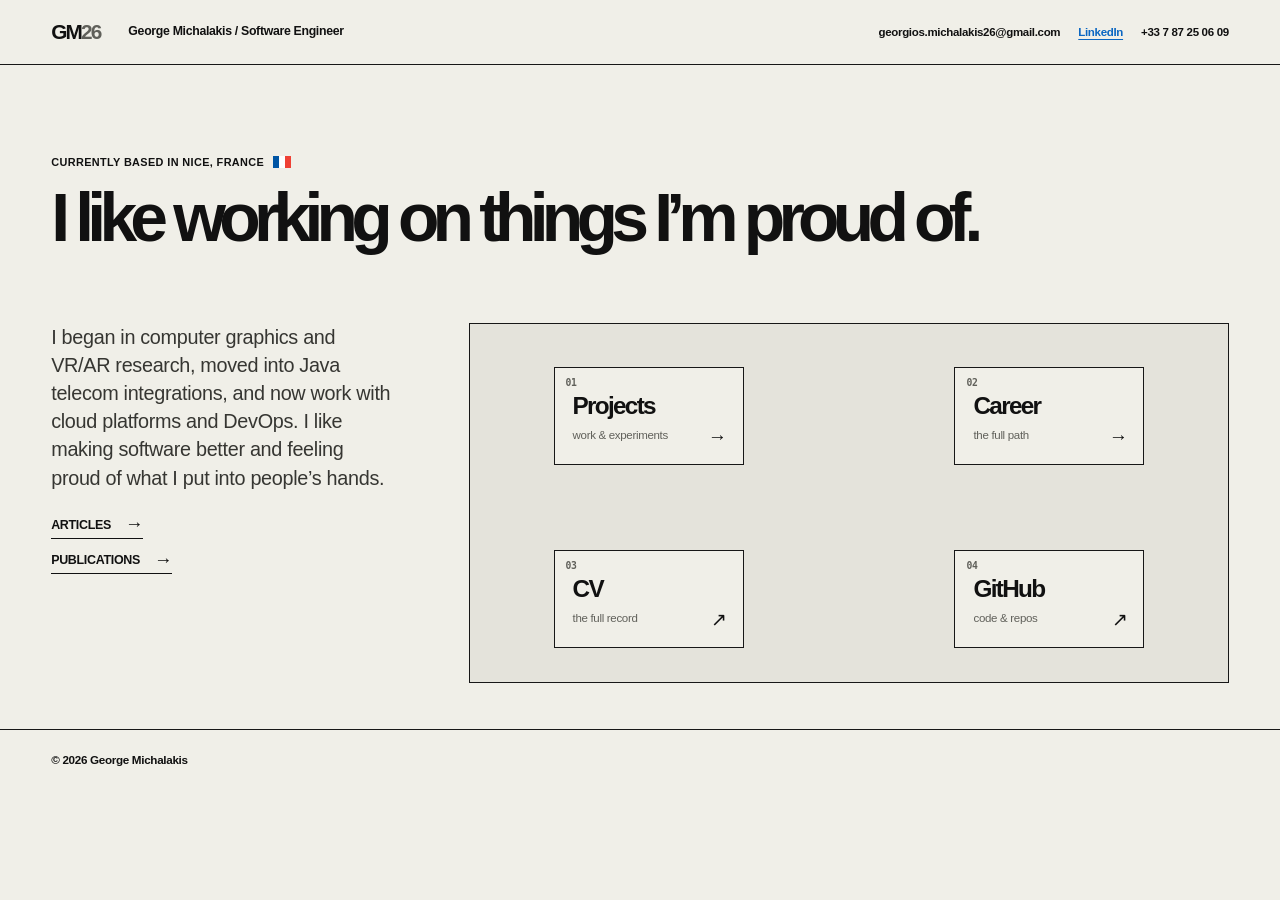
<file: index.html>
<!doctype html>
<html lang="en">
<head>
  <meta charset="UTF-8"><meta name="viewport" content="width=device-width, initial-scale=1.0">
  <meta name="description" content="George Michalakis — software engineer working across graphics, integrations, cloud platforms, and DevOps."><meta name="theme-color" content="#d8ff4f">
  <title>George Michalakis — Software Engineer</title><link rel="stylesheet" href="styles.css">
  <style>
    /* Each route gets its own tiny pixel worker; the centre stays free for the rover. */
    .map-rover{position:absolute;z-index:0;top:43%;left:32%;width:26px;height:25px;border:3px solid var(--ink);background:var(--acid);box-shadow:4px 4px 0 var(--ink);pointer-events:none;animation:rover-route 12s steps(1,end) infinite}.map-rover::before{position:absolute;top:-10px;left:9px;width:3px;height:8px;background:var(--ink);box-shadow:0 -4px 0 var(--acid),0 -7px 0 var(--ink);content:""}.map-rover::after{position:absolute;bottom:-7px;left:2px;width:7px;height:5px;background:var(--ink);box-shadow:13px 0 0 var(--ink);content:""}.map-rover i{position:absolute;top:7px;left:5px;width:5px;height:5px;background:var(--ink);box-shadow:11px 0 0 var(--ink)}.map-rover b{position:absolute;bottom:4px;left:8px;width:8px;height:3px;background:var(--ink);font-size:0}
    .node-pet{position:absolute;z-index:4;right:17px;bottom:calc(100% - 16px);display:block;width:31px;height:29px;border:3px solid var(--ink);background:var(--acid);box-shadow:3px 3px 0 var(--ink);pointer-events:none;transform-origin:bottom center}.node-pet::before{position:absolute;top:-10px;left:12px;width:3px;height:8px;background:var(--ink);box-shadow:0 -4px 0 var(--acid),0 -7px 0 var(--ink);content:""}.node-pet::after{position:absolute;bottom:-6px;left:3px;width:7px;height:4px;background:var(--ink);box-shadow:17px 0 0 var(--ink);content:""}.node-pet b{position:absolute;top:8px;left:6px;width:5px;height:5px;background:var(--ink);box-shadow:13px 0 0 var(--ink);font-size:0;letter-spacing:0}.node-pet b::after{position:absolute;top:11px;left:4px;width:8px;height:3px;background:var(--ink);box-shadow:0 3px 0 var(--paper);content:""}.node-pet strong{position:absolute;display:block;font-size:0}
    .pet-projects{animation:pet-code 1.15s steps(2,end) infinite}.pet-projects strong{top:24px;left:-9px;width:42px;height:16px;border:3px solid var(--ink);background:var(--paper)}.pet-projects strong::before{position:absolute;top:3px;left:4px;width:24px;height:6px;background:var(--ink);box-shadow:4px 9px 0 -1px var(--ink);content:""}.pet-projects strong::after{position:absolute;right:-7px;bottom:-5px;width:12px;height:3px;background:var(--ink);content:""}
    .pet-career{animation:pet-case 1.7s ease-in-out infinite}.pet-career strong{right:-14px;bottom:-5px;width:19px;height:13px;border:3px solid var(--ink);background:var(--paper)}.pet-career strong::before{position:absolute;top:-8px;left:4px;width:7px;height:6px;border:3px solid var(--ink);border-bottom:0;content:""}.pet-career strong::after{position:absolute;top:4px;left:7px;width:3px;height:3px;background:var(--acid);content:""}
    .pet-cv{animation:pet-read 2s ease-in-out infinite}.pet-cv strong{right:-9px;bottom:-8px;width:15px;height:23px;border:3px solid var(--ink);background:var(--paper);transform:rotate(7deg)}.pet-cv strong::before{position:absolute;top:5px;left:3px;width:8px;height:2px;background:var(--ink);box-shadow:0 5px 0 var(--ink),0 10px 0 var(--ink);content:""}
    .pet-github{animation:pet-panic .75s steps(2,end) infinite}.pet-github strong{right:-18px;bottom:-6px;width:18px;height:9px;border:3px solid var(--ink);background:var(--paper);box-shadow:-8px -7px 0 var(--paper),-8px -10px 0 0 var(--ink),-16px 0 0 var(--paper),-16px 3px 0 0 var(--ink)}.pet-github strong::before{position:absolute;top:-21px;right:-10px;color:var(--ink);font:900 17px/1 ui-monospace,SFMono-Regular,Menlo,monospace;content:"!"}
    .route-map:has(.map-node:hover) .map-rover,.route-map:has(.map-node:focus-visible) .map-rover{opacity:0;animation-play-state:paused}@keyframes rover-route{0%,8%{top:43%;left:32%;transform:scaleX(1)}18%{top:43%;left:57%;transform:scaleX(1)}28%{top:52%;left:65%;transform:scaleX(1)}39%{top:65%;left:63%;transform:scaleX(-1)}54%{top:65%;left:37%;transform:scaleX(-1)}70%{top:52%;left:27%;transform:scaleX(-1)}84%,100%{top:43%;left:32%;transform:scaleX(1)}}@keyframes pet-code{50%{transform:translateY(2px)}}@keyframes pet-case{50%{transform:translateY(-4px) rotate(-4deg)}}@keyframes pet-read{50%{transform:translateY(-2px) rotate(3deg)}}@keyframes pet-panic{25%{transform:translateX(-2px)}75%{transform:translateX(2px)}}@media(max-width:760px){.node-pet{right:13px;transform:scale(.82);transform-origin:bottom right}.map-rover{animation-duration:14s}}@media(prefers-reduced-motion:reduce){.map-rover,.node-pet{animation:none!important}}
  </style>
  <style>
    /* One foreground scout: it patrols the open area, then reacts to the route in focus. */
    .deploy-bot.pixel-pet{z-index:5;top:50%;left:50%;animation:none;pointer-events:none;transform:translate(-50%,-42%)}.route-map:has(.map-node:hover) .deploy-bot.pixel-pet,.route-map:has(.map-node:focus-visible) .deploy-bot.pixel-pet{top:50%;left:50%;animation:none;transform:translate(-50%,-42%)}
    @keyframes scout-patrol{0%,8%{top:42%;left:39%;transform:translate(-50%,-42%) scaleX(1)}18%{top:37%;left:57%;transform:translate(-50%,-42%) scaleX(1)}31%{top:52%;left:62%;transform:translate(-50%,-42%) scaleX(-1)}46%{top:65%;left:55%;transform:translate(-50%,-42%) scaleX(-1)}62%{top:64%;left:39%;transform:translate(-50%,-42%) scaleX(-1)}78%{top:52%;left:34%;transform:translate(-50%,-42%) scaleX(1)}90%,100%{top:42%;left:39%;transform:translate(-50%,-42%) scaleX(1)}}
    @media(max-width:760px){.deploy-bot.pixel-pet{animation:scout-patrol-mobile 14s steps(1,end) infinite}.route-map:has(.map-node:hover) .deploy-bot.pixel-pet,.route-map:has(.map-node:focus-visible) .deploy-bot.pixel-pet{animation:pet-bob 2.4s ease-in-out infinite}}@keyframes scout-patrol-mobile{0%,10%{top:43%;left:32%;transform:translate(-50%,-50%) scale(.68)}28%{top:43%;left:68%;transform:translate(-50%,-50%) scale(.68)}48%{top:56%;left:67%;transform:translate(-50%,-50%) scale(.68) scaleX(-1)}68%{top:56%;left:32%;transform:translate(-50%,-50%) scale(.68) scaleX(-1)}88%,100%{top:43%;left:32%;transform:translate(-50%,-50%) scale(.68)}}
    .pet-prop-github{width:46px!important;height:25px!important;top:97px!important;left:calc(50% - 23px)!important;background:var(--paper)!important;box-shadow:-13px 9px 0 var(--paper),13px 9px 0 var(--paper),-13px 9px 0 2px var(--ink),13px 9px 0 2px var(--ink)}.pet-prop-github::after{position:absolute;top:-22px;right:-26px;color:var(--ink);font:900 19px/1 ui-monospace,SFMono-Regular,Menlo,monospace;content:"+1";text-shadow:-34px 9px 0 var(--ink),-63px -2px 0 var(--ink)}.pet-prop-github span{right:3px!important;bottom:4px!important;width:12px!important;height:4px!important;background:var(--ink)!important;box-shadow:-10px -6px 0 var(--ink),-20px -12px 0 var(--ink),-30px -2px 0 var(--ink),-39px -17px 0 var(--ink),13px -15px 0 var(--ink),26px -5px 0 var(--ink)}
    @media(prefers-reduced-motion:reduce){.deploy-bot.pixel-pet{animation:none!important;top:50%;left:50%;transform:translate(-50%,-42%)!important}}
  </style>
  <style>
    /* Keep the route map calm: no patrol or hover animation, and no foreground props. */
    .route-map .pixel-pet,.route-map .map-rover,.route-map .node-pet{animation:none!important}
    .route-map .pixel-pet{top:2px!important;left:110px!important;transform:scale(.22)!important;transform-origin:top left}
    .route-map .pet-antenna{display:none!important}
    .route-map .pet-prop{display:none!important}
    .route-map:has(.node-projects:hover,.node-projects:focus-visible) .pet-prop-projects,.route-map:has(.node-career:hover,.node-career:focus-visible) .pet-prop-career,.route-map:has(.node-cv:hover,.node-cv:focus-visible) .pet-prop-cv,.route-map:has(.node-github:hover,.node-github:focus-visible) .pet-prop-github{display:block!important}
    .route-map:has(.node-github:hover,.node-github:focus-visible) .pet-prop-github{background:var(--acid)!important;box-shadow:-13px 9px 0 var(--acid),13px 9px 0 var(--acid)!important}
    .route-map .pet-body,.route-map .pet-feet{background:var(--acid)!important}
    .route-map .robot-return .pet-body{display:block;top:92px;left:43px;width:43px;height:27px;border:3px solid var(--ink);background:var(--acid)!important}
    .route-map .robot-return .pet-body::before{top:6px;left:14px;width:8px;height:8px}
    .route-map .robot-return .pet-arm{top:98px;width:12px;height:21px;border:3px solid var(--ink)}
    .route-map .robot-return .pet-arm-left{left:25px}.route-map .robot-return .pet-arm-right{right:25px}
    .route-map .robot-return .pet-feet{bottom:15px;left:40px;width:48px;height:9px;border-width:3px}
    .route-map:has(.map-node:hover) .pixel-pet,.route-map:has(.map-node:focus-visible) .pixel-pet{top:2px!important;left:110px!important;animation:none!important;transform:scale(.22)!important;transform-origin:top left}
    .route-map .pet-caption{display:none}
    .map-node:hover,.map-node:focus-visible{transform:none}
    @media(max-width:760px){.route-map .pixel-pet,.route-map:has(.map-node:hover) .pixel-pet,.route-map:has(.map-node:focus-visible) .pixel-pet{top:4px!important;left:99px!important;transform:scale(.19)!important;transform-origin:top left}}
  </style>
</head>
<body class="home-page">
  <a class="skip-link" href="#main">Skip to main content</a>
  <header class="site-header"><a class="brand" href="index.html">GM<span>26</span></a><p>George Michalakis / Software Engineer</p><span class="header-contact"><a href="mailto:georgios.michalakis26@gmail.com">georgios.michalakis26@gmail.com</a><a class="linkedin-link" href="https://fr.linkedin.com/in/gmichalakis" target="_blank" rel="noreferrer">LinkedIn</a><a href="tel:+33787250609">+33 7 87 25 06 09</a></span></header>
  <main id="main" class="home-main">
    <p class="eyebrow">Currently based in Nice, France <span class="french-flag" aria-hidden="true"></span></p>
    <h1>I like working on things I’m proud of.</h1>
    <div class="intro-block"><p class="intro">I began in computer graphics and VR/AR research, moved into Java telecom integrations, and now work with cloud platforms and DevOps. I like making software better and feeling proud of what I put into people’s hands.</p><div class="home-secondary-links"><a class="writing-link" href="articles.html">Articles <span>→</span></a><a class="writing-link" href="publications.html">Publications <span>→</span></a></div></div>
    <section class="route-map" aria-label="Portfolio destinations">
      <a class="map-node node-projects" href="projects.html"><span>01</span><b>Projects</b><small>work &amp; experiments</small><em>→</em><img class="route-preview" src="assets/route-projects.png" alt=""></a>
      <a class="map-node node-career" href="experience.html"><span>02</span><b>Career</b><small>the full path</small><em>→</em><img class="route-preview" src="assets/route-career.png" alt=""></a>
      <a class="map-node node-cv" href="assets/GeorgeMichalakisCV.pdf?v=20260911-9" target="_blank" rel="noreferrer"><span>03</span><b>CV</b><small>the full record</small><em>↗</em><img class="route-preview" src="assets/route-cv.png" alt=""></a>
      <a class="map-node node-github" href="https://github.com/Thegm26" target="_blank" rel="noreferrer"><span>04</span><b>GitHub</b><small>code &amp; repos</small><em>↗</em><img class="route-preview" src="assets/route-github.png" alt=""></a>
    </section>
  </main>
  <footer><span>© 2026 George Michalakis</span></footer>
</body>
</html>
</file>
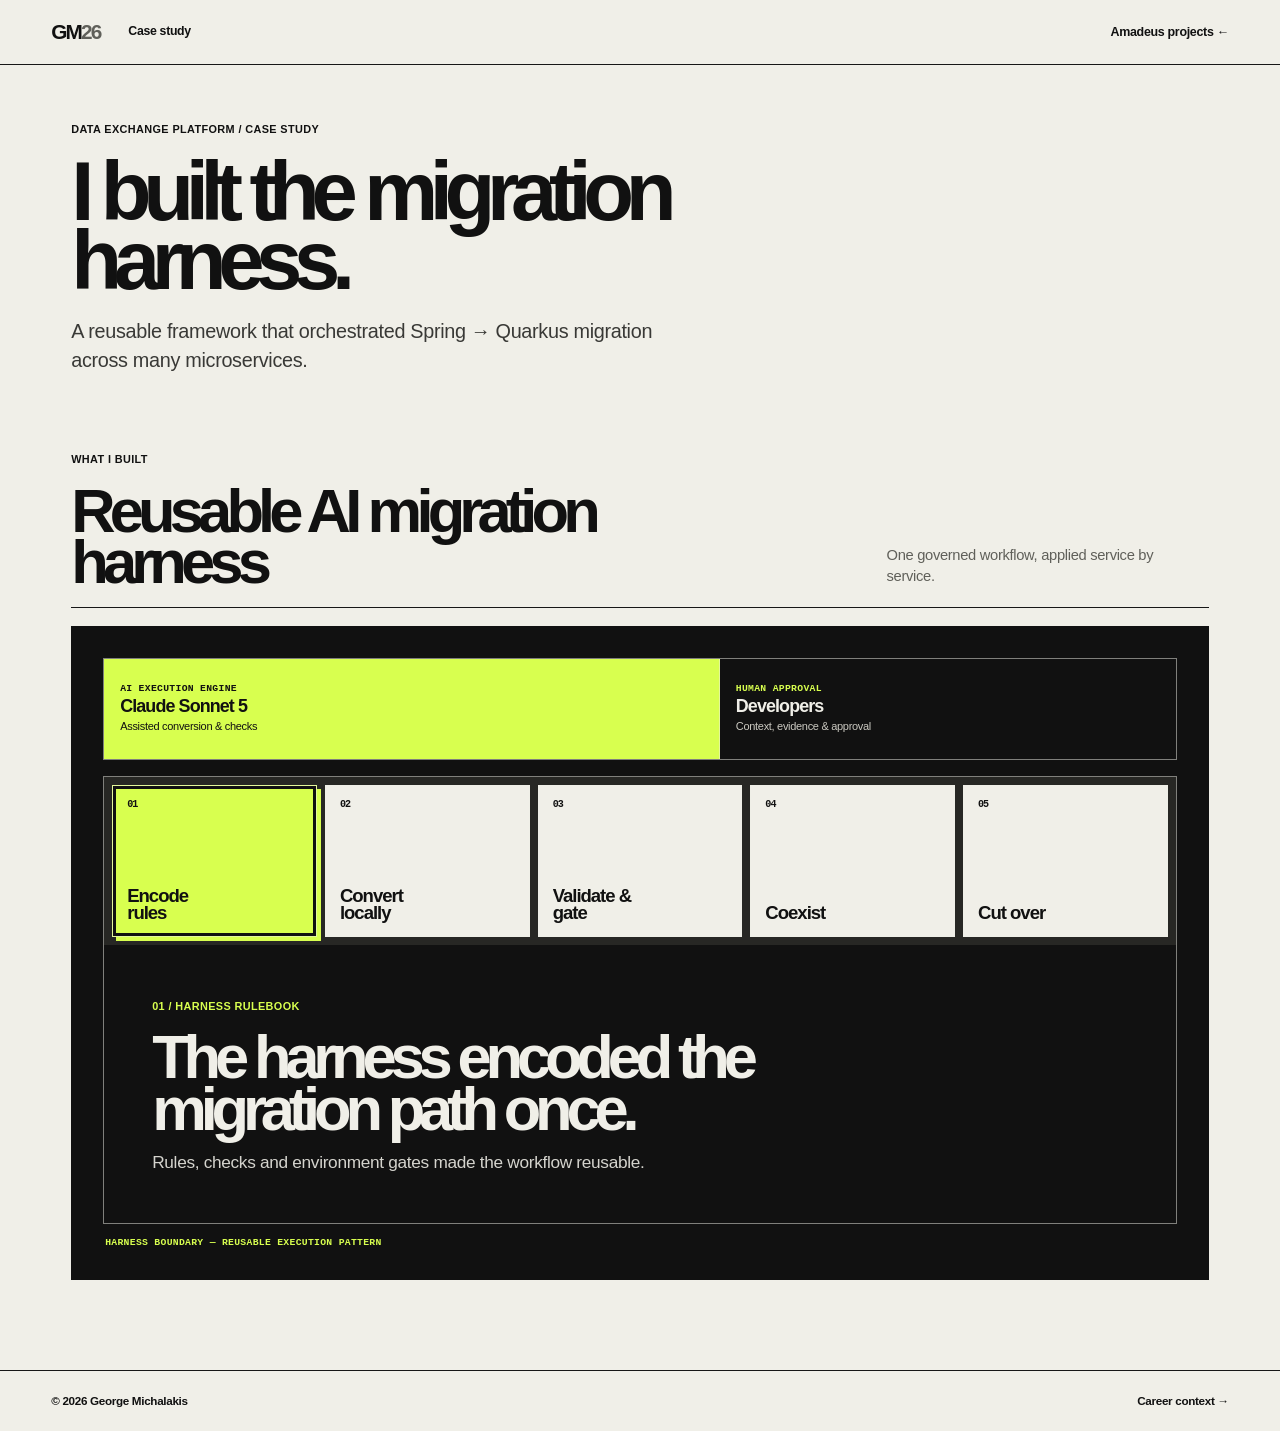
<file: ai-migration-workflow.html>
<!doctype html>
<html lang="en">
<head>
  <meta charset="UTF-8"><meta name="viewport" content="width=device-width, initial-scale=1.0">
  <meta name="description" content="A reusable AI migration harness for Spring-to-Quarkus delivery across many microservices."><meta name="theme-color" content="#d8ff4f">
  <title>AI migration harness</title><link rel="stylesheet" href="styles.css">
</head>
<body>
  <a class="skip-link" href="#main">Skip to main content</a>
  <header class="site-header"><a class="brand" href="index.html">GM<span>26</span></a><p>Case study</p><a class="header-link" href="amadeus-projects.html">Amadeus projects ←</a></header>
  <main id="main" class="detail-page harness-page">
    <div class="page-intro harness-intro">
      <p class="eyebrow">Data Exchange Platform / case study</p>
      <h1>I built the migration harness.</h1>
      <p>A reusable framework that orchestrated Spring → Quarkus migration across many microservices.</p>
    </div>

    <section class="harness-map" aria-labelledby="harness-title">
      <div class="harness-caption">
        <div><p class="eyebrow">What I built</p><h2 id="harness-title">Reusable AI migration harness</h2></div>
        <p>One governed workflow, applied service by service.</p>
      </div>

      <div class="harness-boundary">
        <div class="harness-ownership" aria-label="Operating roles">
          <div class="ownership-engine"><span>AI EXECUTION ENGINE</span><strong>Claude Sonnet 5</strong><small>Assisted conversion &amp; checks</small></div>
          <div class="ownership-human"><span>HUMAN APPROVAL</span><strong>Developers</strong><small>Context, evidence &amp; approval</small></div>
        </div>

        <div class="harness-explorer">
          <div class="harness-rail" role="tablist" aria-label="Migration harness stages" aria-orientation="horizontal">
            <button class="harness-stage is-active" id="harness-tab-rules" type="button" role="tab" aria-selected="true" aria-controls="harness-panel-rules"><span>01</span><b>Encode rules</b></button>
            <button class="harness-stage" id="harness-tab-convert" type="button" role="tab" aria-selected="false" aria-controls="harness-panel-convert" tabindex="-1"><span>02</span><b>Convert locally</b></button>
            <button class="harness-stage" id="harness-tab-gate" type="button" role="tab" aria-selected="false" aria-controls="harness-panel-gate" tabindex="-1"><span>03</span><b>Validate &amp; gate</b></button>
            <button class="harness-stage" id="harness-tab-coexist" type="button" role="tab" aria-selected="false" aria-controls="harness-panel-coexist" tabindex="-1"><span>04</span><b>Coexist</b></button>
            <button class="harness-stage" id="harness-tab-cutover" type="button" role="tab" aria-selected="false" aria-controls="harness-panel-cutover" tabindex="-1"><span>05</span><b>Cut over</b></button>
          </div>
          <p class="harness-swipe"><span aria-hidden="true">↔</span> Swipe or use arrow keys to explore stages</p>
          <div class="harness-panels">
            <section class="harness-panel" id="harness-panel-rules" role="tabpanel" aria-labelledby="harness-tab-rules" tabindex="0"><p class="eyebrow">01 / Harness rulebook</p><h3>The harness encoded the migration path once.</h3><p>Rules, checks and environment gates made the workflow reusable.</p></section>
            <section class="harness-panel" id="harness-panel-convert" role="tabpanel" aria-labelledby="harness-tab-convert" tabindex="0" hidden><p class="eyebrow">02 / AI-assisted execution</p><h3>Claude Sonnet 5 converted the service locally.</h3><p>The harness directed the work; developers supplied service context.</p></section>
            <section class="harness-panel" id="harness-panel-gate" role="tabpanel" aria-labelledby="harness-tab-gate" tabindex="0" hidden><p class="eyebrow">03 / Evidence before promotion</p><h3>Checks ran before every environment gate.</h3><p>Developers reviewed the evidence and decided whether to advance.</p></section>
            <section class="harness-panel" id="harness-panel-coexist" role="tabpanel" aria-labelledby="harness-tab-coexist" tabindex="0" hidden><p class="eyebrow">04 / Safe comparison</p><h3>Spring and Quarkus were validated together.</h3><p>The replacement was tested while the existing service remained available.</p></section>
            <section class="harness-panel" id="harness-panel-cutover" role="tabpanel" aria-labelledby="harness-tab-cutover" tabindex="0" hidden><p class="eyebrow">05 / Approved change</p><h3>Humans approved the cutover and scale-down.</h3><p>Only the proven Quarkus service remained after approval.</p></section>
          </div>
        </div>
        <p class="harness-boundary-label">Harness boundary — reusable execution pattern</p>
      </div>
    </section>

  </main>
  <footer><span>© 2026 George Michalakis</span><a href="experience.html#amadeus">Career context →</a></footer>
  <script>
    (() => {
      const tabs = [...document.querySelectorAll('.harness-stage')];
      const panels = [...document.querySelectorAll('.harness-panel')];
      const selectStage = (tab, focus = false) => {
        tabs.forEach((item) => {
          const selected = item === tab;
          item.classList.toggle('is-active', selected);
          item.setAttribute('aria-selected', String(selected));
          item.tabIndex = selected ? 0 : -1;
        });
        panels.forEach((panel) => { panel.hidden = panel.id !== tab.getAttribute('aria-controls'); });
        if (focus) { tab.focus(); tab.scrollIntoView({ block: 'nearest', inline: 'center', behavior: 'auto' }); }
      };
      tabs.forEach((tab, index) => {
        tab.addEventListener('click', () => selectStage(tab));
        tab.addEventListener('keydown', (event) => {
          const next = { ArrowRight: (index + 1) % tabs.length, ArrowDown: (index + 1) % tabs.length, ArrowLeft: (index + tabs.length - 1) % tabs.length, ArrowUp: (index + tabs.length - 1) % tabs.length, Home: 0, End: tabs.length - 1 }[event.key];
          if (next !== undefined) { event.preventDefault(); selectStage(tabs[next], true); }
        });
      });
    })();
  </script>
</body>
</html>
</file>
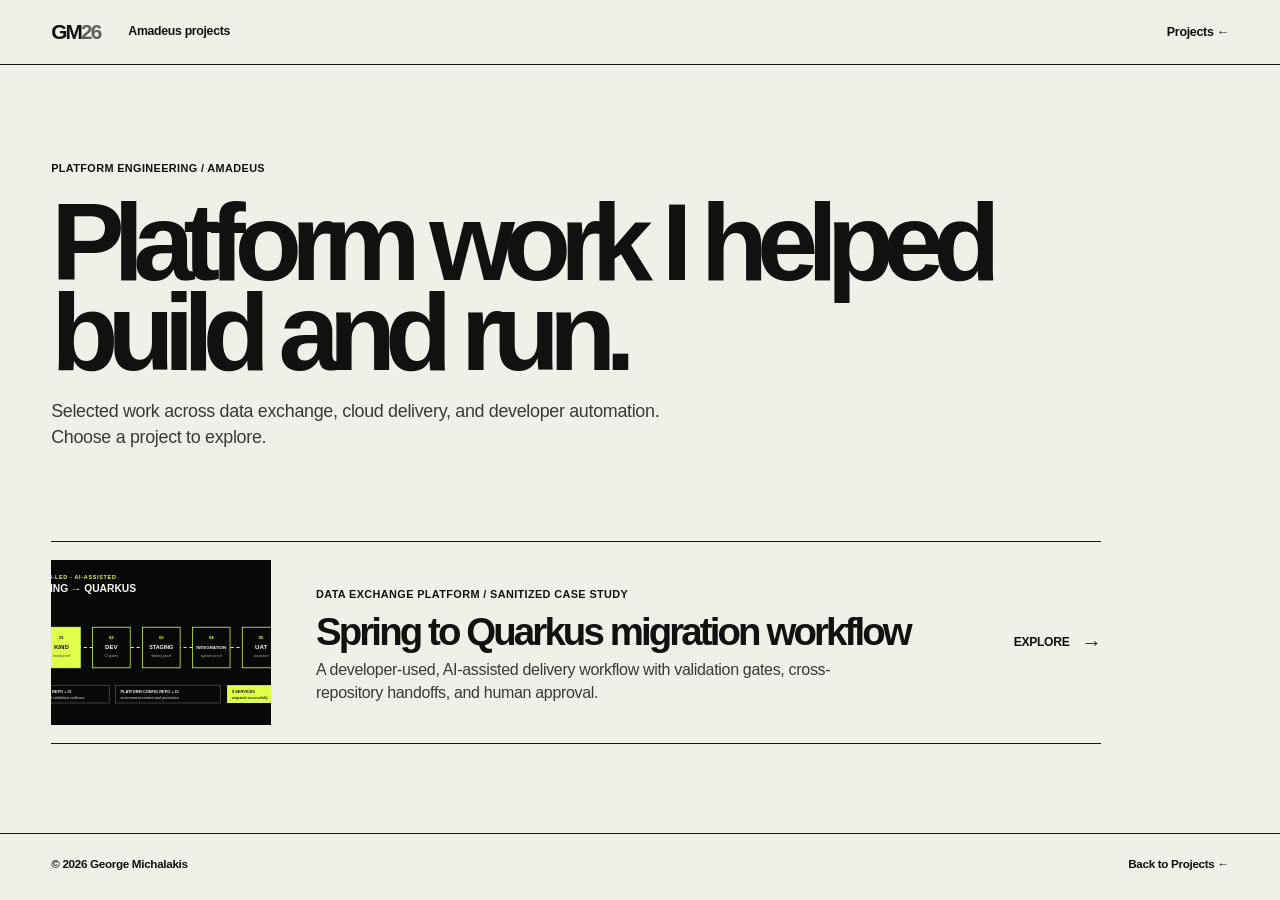
<file: amadeus-projects.html>
<!doctype html>
<html lang="en">
<head><meta charset="UTF-8"><meta name="viewport" content="width=device-width, initial-scale=1.0"><meta name="description" content="Selected platform engineering work by George Michalakis at Amadeus."><meta name="theme-color" content="#d8ff4f"><title>Amadeus projects — George Michalakis</title><link rel="stylesheet" href="styles.css"></head>
<body>
  <a class="skip-link" href="#main">Skip to main content</a><header class="site-header"><a class="brand" href="index.html">GM<span>26</span></a><p>Amadeus projects</p><a class="header-link" href="projects.html">Projects ←</a></header>
  <main id="main" class="detail-page vr-page"><div class="page-intro"><p class="eyebrow">Platform engineering / Amadeus</p><h1>Platform work I helped build and run.</h1><p>Selected work across data exchange, cloud delivery, and developer automation. Choose a project to explore.</p></div>
  <section class="vr-video-list" aria-label="Amadeus projects"><a class="vr-video" href="ai-migration-workflow.html"><img src="assets/quarkus-migration-workflow.svg" alt="Schema of a human-led Spring to Quarkus migration progressing from local Kind through development, staging, integration, and UAT"><div><p class="eyebrow">Data Exchange Platform / sanitized case study</p><h2>Spring to Quarkus migration workflow</h2><p>A developer-used, AI-assisted delivery workflow with validation gates, cross-repository handoffs, and human approval.</p></div><span>Explore <b>→</b></span></a></section></main>
  <footer><span>© 2026 George Michalakis</span><a href="projects.html">Back to Projects ←</a></footer>
</body></html>
</file>
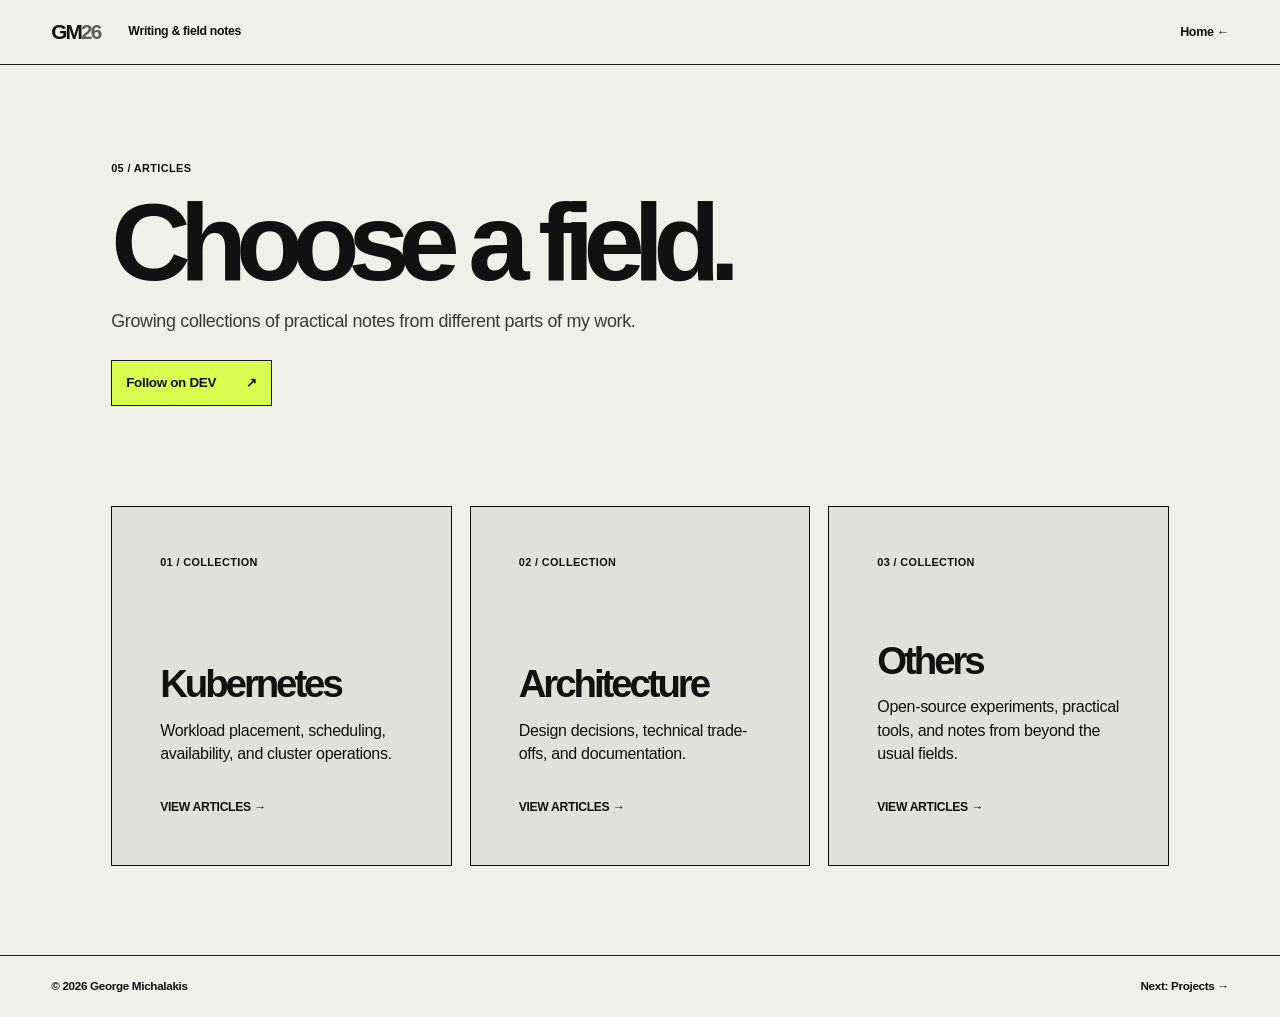
<file: articles.html>
<!doctype html>
<html lang="en">
<head>
  <meta charset="UTF-8"><meta name="viewport" content="width=device-width, initial-scale=1.0">
  <meta name="description" content="Technical articles by George Michalakis on DEV Community."><meta name="theme-color" content="#d8ff4f">
  <title>Articles — George Michalakis</title><link rel="stylesheet" href="styles.css">
</head>
<body class="articles-page">
  <a class="skip-link" href="#main">Skip to main content</a>
  <header class="site-header"><a class="brand" href="index.html">GM<span>26</span></a><p>Writing &amp; field notes</p><a class="header-link" href="index.html">Home ←</a></header>
  <main id="main" class="detail-page">
    <div class="page-intro"><p class="eyebrow">05 / Articles</p><h1>Choose a field.</h1><p>Growing collections of practical notes from different parts of my work.</p><a class="button" href="https://dev.to/thegm26" target="_blank" rel="noreferrer">Follow on DEV <span>↗</span></a></div>
    <nav class="article-category-grid" aria-label="Article categories">
      <a class="article-category-card" href="articles-kubernetes.html"><p class="eyebrow">01 / Collection</p><h2>Kubernetes</h2><p>Workload placement, scheduling, availability, and cluster operations.</p><span>View articles →</span></a>
      <a class="article-category-card" href="articles-architecture.html"><p class="eyebrow">02 / Collection</p><h2>Architecture</h2><p>Design decisions, technical trade-offs, and documentation.</p><span>View articles →</span></a>
      <a class="article-category-card" href="articles-others.html"><p class="eyebrow">03 / Collection</p><h2>Others</h2><p>Open-source experiments, practical tools, and notes from beyond the usual fields.</p><span>View articles →</span></a>
    </nav>
  </main>
  <footer><span>© 2026 George Michalakis</span><a href="projects.html">Next: Projects →</a></footer>
</body>
</html>
</file>
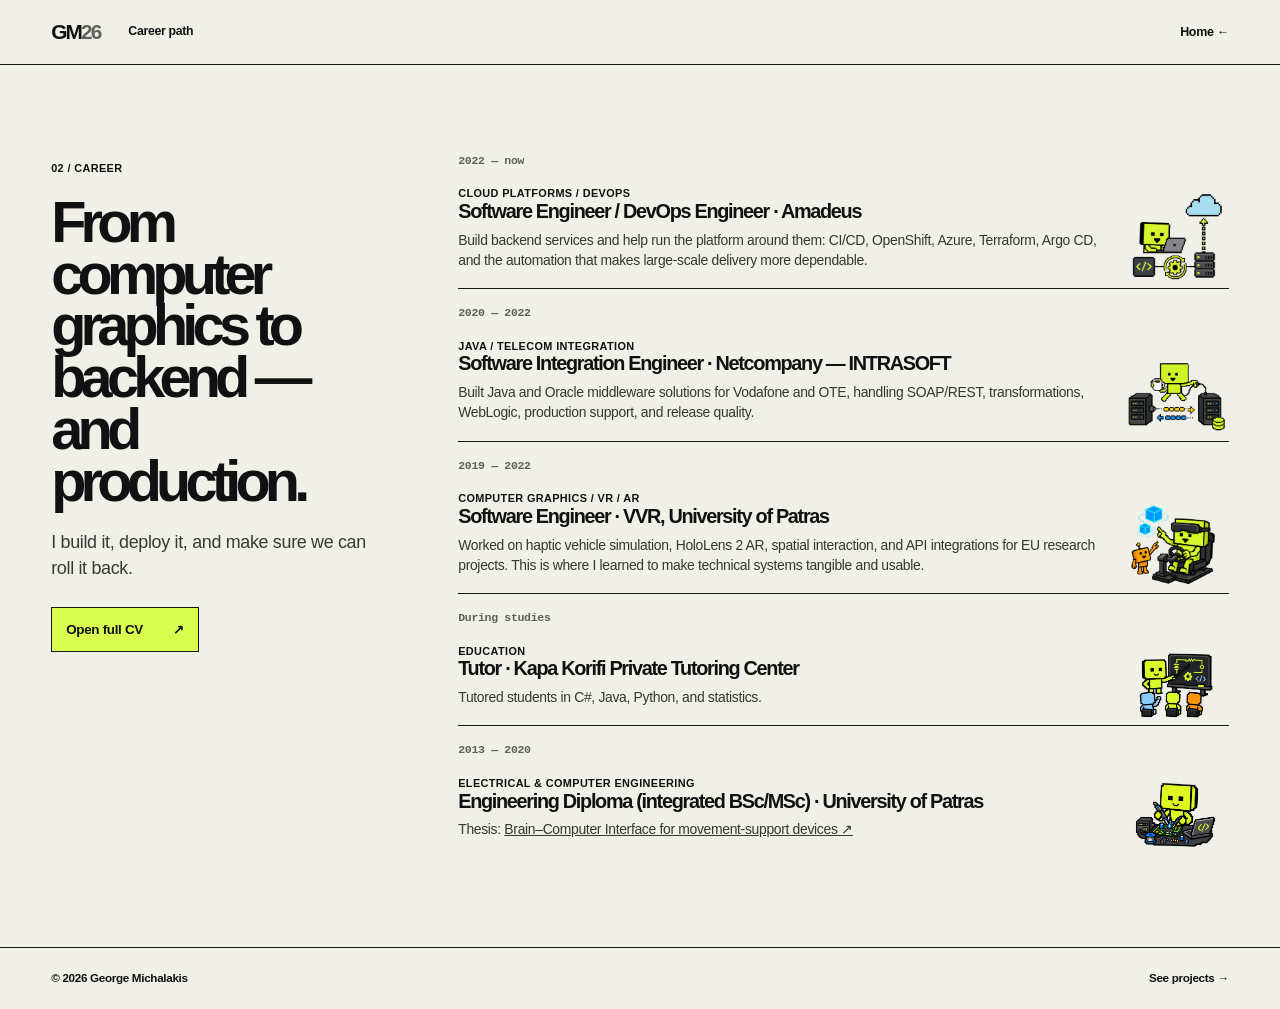
<file: experience.html>
<!doctype html>
<html lang="en">
<head><meta charset="UTF-8"><meta name="viewport" content="width=device-width, initial-scale=1.0"><meta name="description" content="Career path of software engineer George Michalakis."><meta name="theme-color" content="#d8ff4f"><title>Career — George Michalakis</title><link rel="stylesheet" href="styles.css"></head>
<body class="career-page">
  <a class="skip-link" href="#main">Skip to main content</a><header class="site-header"><a class="brand" href="index.html">GM<span>26</span></a><p>Career path</p><a class="header-link" href="index.html">Home ←</a></header>
  <main id="main" class="detail-page"><div class="page-intro"><p class="eyebrow">02 / Career</p><h1>From computer graphics to backend — and production.</h1><p>I build it, deploy it, and make sure we can roll it back.</p><a class="button" href="assets/GeorgeMichalakisCV.pdf?v=20260911-9" target="_blank" rel="noreferrer">Open full CV <span>↗</span></a></div>
  <ol class="career-path">
    <li id="amadeus"><time>2022 — now</time><div><p class="eyebrow">Cloud platforms / DevOps</p><img class="timeline-sticker" src="assets/career-cloud-cutout.png" alt="Pixel robot working with cloud infrastructure"><h2>Software Engineer / DevOps Engineer · Amadeus</h2><p>Build backend services and help run the platform around them: CI/CD, OpenShift, Azure, Terraform, Argo CD, and the automation that makes large-scale delivery more dependable.</p></div></li>
    <li id="netcompany"><time>2020 — 2022</time><div><p class="eyebrow">Java / telecom integration</p><img class="timeline-sticker" src="assets/career-integration-cutout.png" alt="Pixel robot connecting two systems"><h2>Software Integration Engineer · Netcompany — INTRASOFT</h2><p>Built Java and Oracle middleware solutions for Vodafone and OTE, handling SOAP/REST, transformations, WebLogic, production support, and release quality.</p></div></li>
    <li><time>2019 — 2022</time><div><p class="eyebrow">Computer graphics / VR / AR</p><img class="timeline-sticker" src="assets/career-vr-cutout.png" alt="Pixel robots using virtual reality"><h2>Software Engineer · VVR, University of Patras</h2><p>Worked on haptic vehicle simulation, HoloLens 2 AR, spatial interaction, and API integrations for EU research projects. This is where I learned to make technical systems tangible and usable.</p></div></li>
    <li class="career-tutor"><time>During studies</time><div><p class="eyebrow">Education</p><img class="timeline-sticker" src="assets/career-tutor-transparent.png" alt="Pixel robot teaching students at a board"><h2>Tutor · Kapa Korifi Private Tutoring Center</h2><p>Tutored students in C#, Java, Python, and statistics.</p></div></li>
    <li class="career-degree-entry"><time>2013 — 2020</time><div><p class="eyebrow">Electrical &amp; Computer Engineering</p><img class="timeline-sticker" src="assets/career-degree-transparent.png" alt="Pixel robot building an electronics project"><h2>Engineering Diploma (integrated BSc/MSc) · University of Patras</h2><p>Thesis: <a href="https://nemertes.library.upatras.gr/items/54702965-297e-4545-8538-e5f4e563b765" target="_blank" rel="noreferrer">Brain–Computer Interface for movement-support devices ↗</a></p></div></li>
  </ol></main>
  <footer><span>© 2026 George Michalakis</span><a href="projects.html">See projects →</a></footer>
</body></html>
</file>
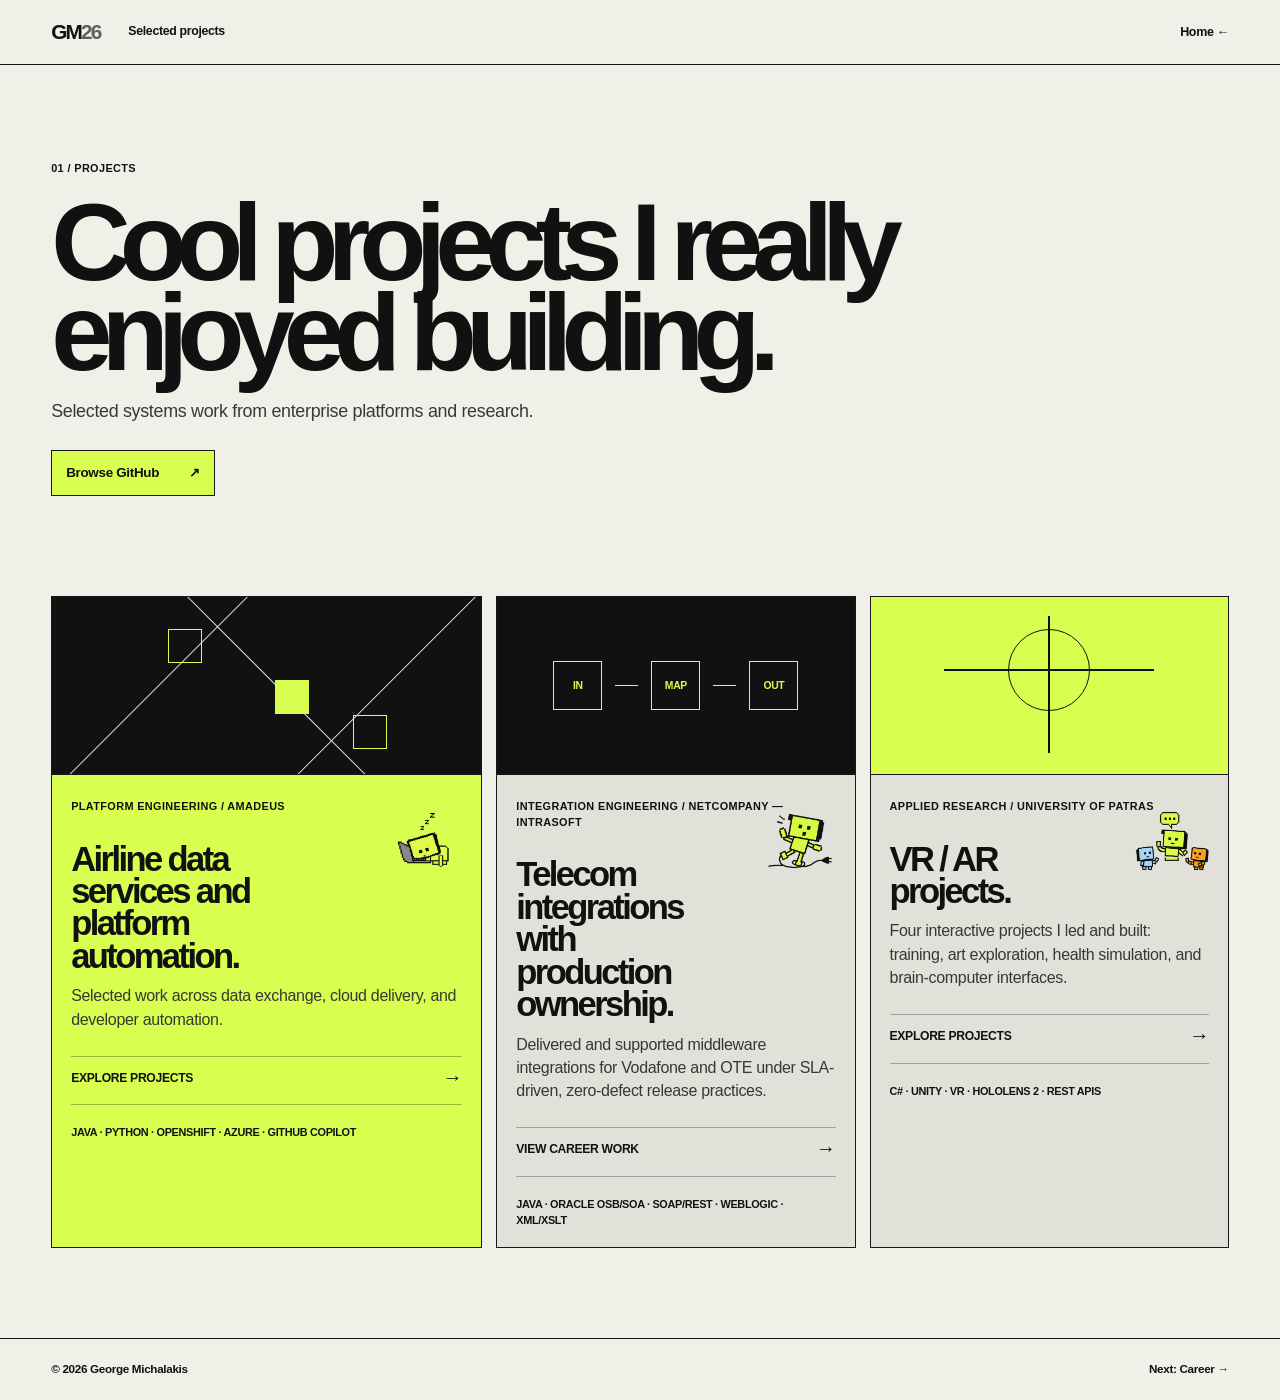
<file: projects.html>
<!doctype html>
<html lang="en">
<head><meta charset="UTF-8"><meta name="viewport" content="width=device-width, initial-scale=1.0"><meta name="description" content="Selected projects and engineering work by George Michalakis."><meta name="theme-color" content="#d8ff4f"><title>Projects — George Michalakis</title><link rel="stylesheet" href="styles.css"></head>
<body>
  <a class="skip-link" href="#main">Skip to main content</a><header class="site-header"><a class="brand" href="index.html">GM<span>26</span></a><p>Selected projects</p><a class="header-link" href="index.html">Home ←</a></header>
  <main id="main" class="detail-page"><div class="page-intro"><p class="eyebrow">01 / Projects</p><h1>Cool projects I really enjoyed building.</h1><p>Selected systems work from enterprise platforms and research.</p><a class="button" href="https://github.com/Thegm26" target="_blank" rel="noreferrer">Browse GitHub <span>↗</span></a></div>
  <section class="case-grid" aria-label="Selected work"><a class="case-card bright case-link" href="amadeus-projects.html"><div class="case-art clusters" aria-hidden="true"><i></i><i></i><i></i><b></b><b></b><b></b></div><p class="eyebrow">Platform engineering / Amadeus</p><img class="content-sticker" src="assets/sticker-laptop-cutout.png" alt="Pixel robot working at a laptop"><h2>Airline data services and platform automation.</h2><p>Selected work across data exchange, cloud delivery, and developer automation.</p><span class="case-link-cta">Explore projects <b>→</b></span><p class="tags">Java · Python · OpenShift · Azure · GitHub Copilot</p></a><a class="case-card case-link" href="experience.html#netcompany"><div class="case-art pipes" aria-hidden="true"><b>IN</b><i></i><b>MAP</b><i></i><b>OUT</b></div><p class="eyebrow">Integration engineering / Netcompany — INTRASOFT</p><img class="content-sticker" src="assets/sticker-runner-cutout.png" alt="Pixel robot moving with a cable"><h2>Telecom integrations with production ownership.</h2><p>Delivered and supported middleware integrations for Vodafone and OTE under SLA-driven, zero-defect release practices.</p><span class="case-link-cta">View career work <b>→</b></span><p class="tags">Java · Oracle OSB/SOA · SOAP/REST · WebLogic · XML/XSLT</p></a><a class="case-card case-link" href="vr-ar.html"><div class="case-art spatial" aria-hidden="true"><i></i><i></i><i></i></div><p class="eyebrow">Applied research / University of Patras</p><img class="content-sticker" src="assets/sticker-team-cutout.png" alt="Pixel robot team"><h2>VR / AR projects.</h2><p>Four interactive projects I led and built: training, art exploration, health simulation, and brain-computer interfaces.</p><span class="case-link-cta">Explore projects <b>→</b></span><p class="tags">C# · Unity · VR · HoloLens 2 · REST APIs</p></a></section></main>
  <footer><span>© 2026 George Michalakis</span><a href="experience.html">Next: Career →</a></footer>
</body></html>
</file>
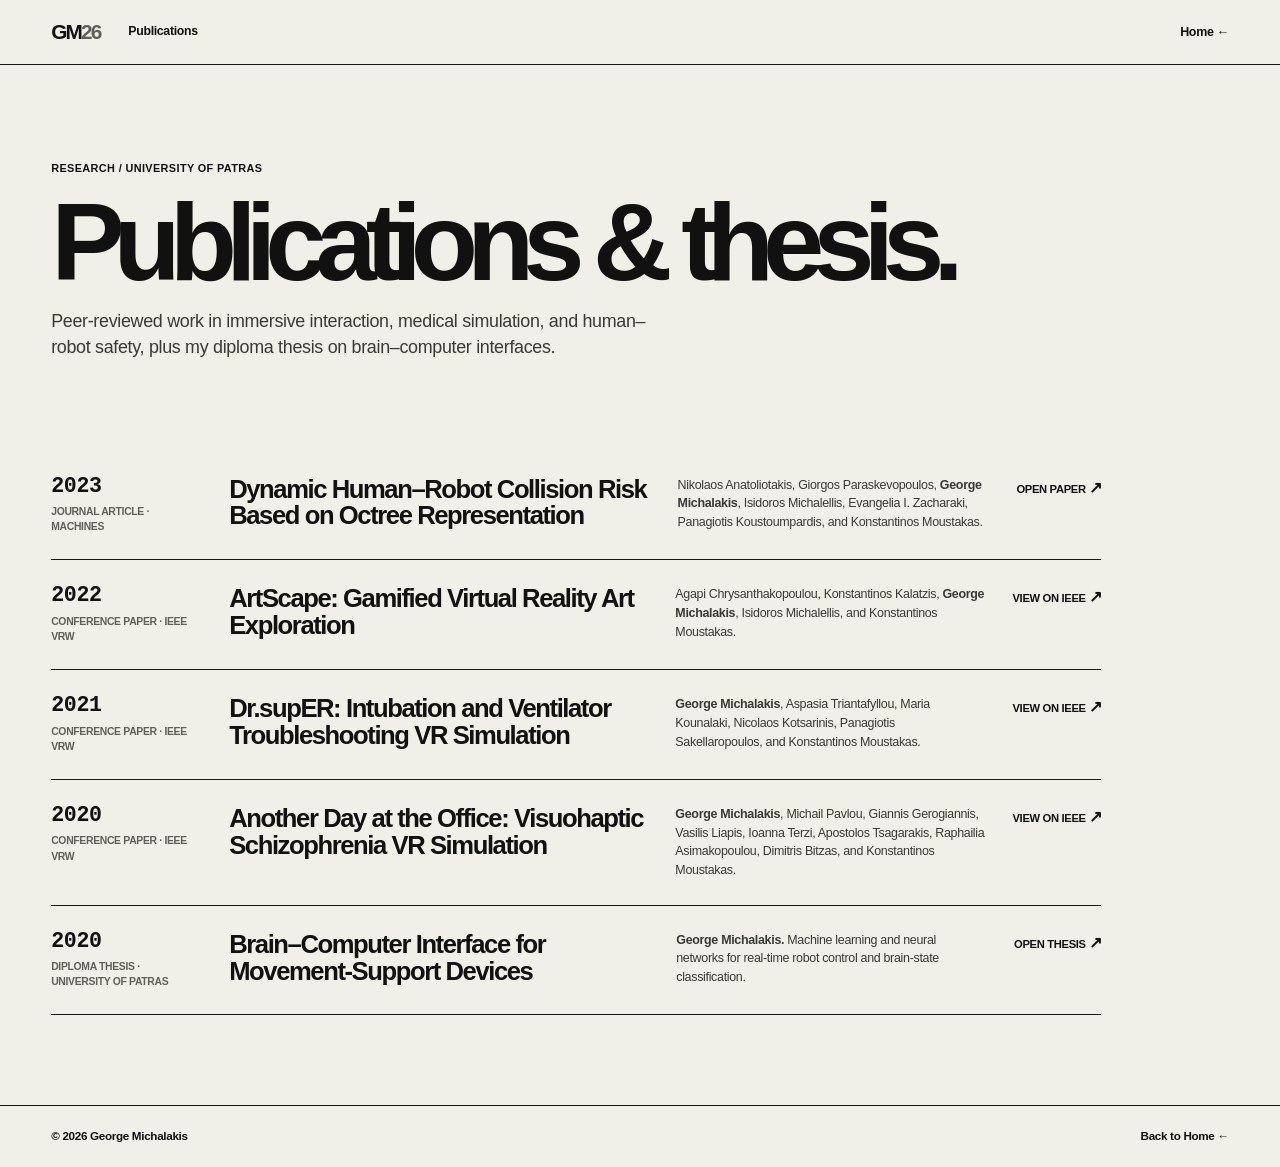
<file: publications.html>
<!doctype html>
<html lang="en">
<head><meta charset="UTF-8"><meta name="viewport" content="width=device-width, initial-scale=1.0"><meta name="description" content="Peer-reviewed publications and diploma thesis by George Michalakis."><meta name="theme-color" content="#d8ff4f"><title>Publications — George Michalakis</title><link rel="stylesheet" href="styles.css"></head>
<body>
  <a class="skip-link" href="#main">Skip to main content</a><header class="site-header"><a class="brand" href="index.html">GM<span>26</span></a><p>Publications</p><a class="header-link" href="index.html">Home ←</a></header>
  <main id="main" class="detail-page publication-page">
    <div class="page-intro"><p class="eyebrow">Research / University of Patras</p><h1>Publications &amp; thesis.</h1><p>Peer-reviewed work in immersive interaction, medical simulation, and human–robot safety, plus my diploma thesis on brain–computer interfaces.</p></div>
    <section class="publication-section" aria-label="Publications and diploma thesis">
      <ol class="publication-list">
        <li><div><time datetime="2023">2023</time><span>Journal article · Machines</span></div><h3>Dynamic Human–Robot Collision Risk Based on Octree Representation</h3><p>Nikolaos Anatoliotakis, Giorgos Paraskevopoulos, <strong>George Michalakis</strong>, Isidoros Michalellis, Evangelia I. Zacharaki, Panagiotis Koustoumpardis, and Konstantinos Moustakas.</p><a href="https://doi.org/10.3390/machines11080793" target="_blank" rel="noreferrer">Open paper <b>↗</b></a></li>
        <li><div><time datetime="2022">2022</time><span>Conference paper · IEEE VRW</span></div><h3>ArtScape: Gamified Virtual Reality Art Exploration</h3><p>Agapi Chrysanthakopoulou, Konstantinos Kalatzis, <strong>George Michalakis</strong>, Isidoros Michalellis, and Konstantinos Moustakas.</p><a href="https://doi.org/10.1109/VRW55335.2022.00302" target="_blank" rel="noreferrer">View on IEEE <b>↗</b></a></li>
        <li><div><time datetime="2021">2021</time><span>Conference paper · IEEE VRW</span></div><h3>Dr.supER: Intubation and Ventilator Troubleshooting VR Simulation</h3><p><strong>George Michalakis</strong>, Aspasia Triantafyllou, Maria Kounalaki, Nicolaos Kotsarinis, Panagiotis Sakellaropoulos, and Konstantinos Moustakas.</p><a href="https://doi.org/10.1109/VRW52623.2021.00218" target="_blank" rel="noreferrer">View on IEEE <b>↗</b></a></li>
        <li><div><time datetime="2020">2020</time><span>Conference paper · IEEE VRW</span></div><h3>Another Day at the Office: Visuohaptic Schizophrenia VR Simulation</h3><p><strong>George Michalakis</strong>, Michail Pavlou, Giannis Gerogiannis, Vasilis Liapis, Ioanna Terzi, Apostolos Tsagarakis, Raphailia Asimakopoulou, Dimitris Bitzas, and Konstantinos Moustakas.</p><a href="https://doi.org/10.1109/VRW50115.2020.00109" target="_blank" rel="noreferrer">View on IEEE <b>↗</b></a></li>
        <li><div><time datetime="2020">2020</time><span>Diploma thesis · University of Patras</span></div><h3>Brain–Computer Interface for Movement-Support Devices</h3><p><strong>George Michalakis.</strong> Machine learning and neural networks for real-time robot control and brain-state classification.</p><a href="https://nemertes.library.upatras.gr/items/54702965-297e-4545-8538-e5f4e563b765" target="_blank" rel="noreferrer">Open thesis <b>↗</b></a></li>
      </ol>
    </section>
  </main>
  <footer><span>© 2026 George Michalakis</span><a href="index.html">Back to Home ←</a></footer>
</body>
</html>
</file>
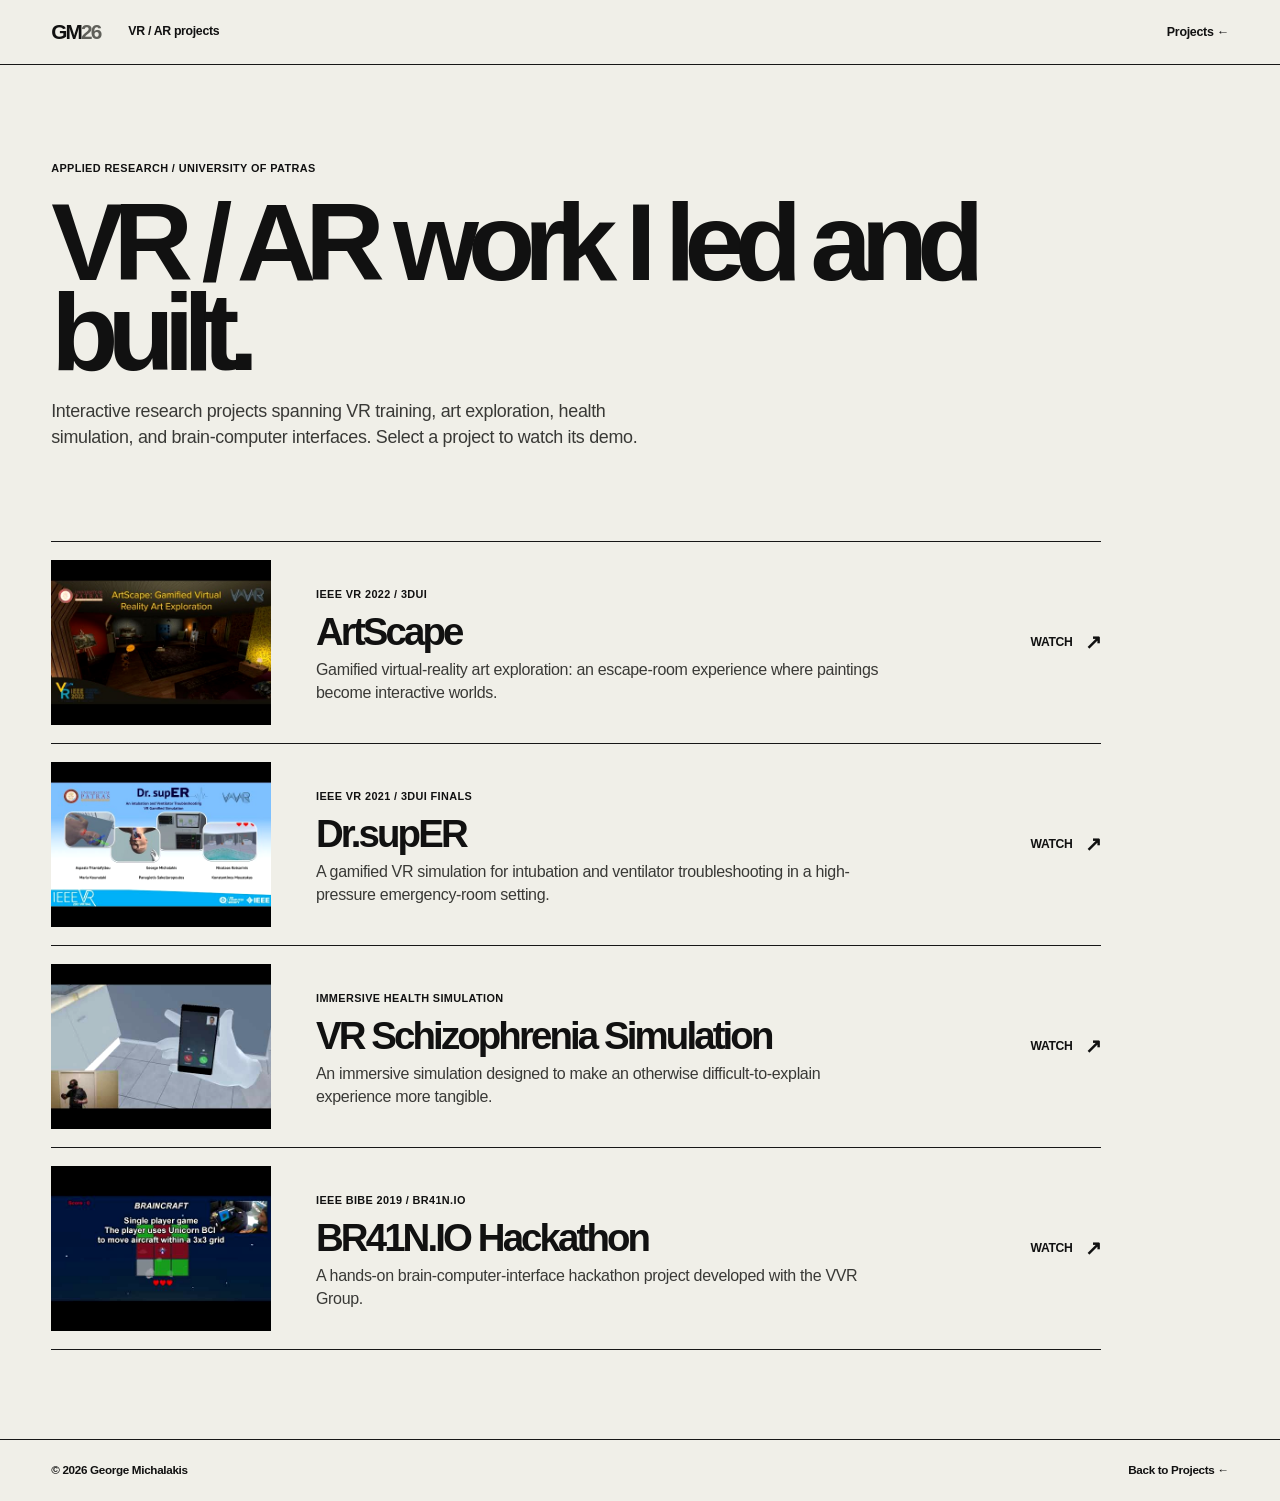
<file: vr-ar.html>
<!doctype html>
<html lang="en">
<head><meta charset="UTF-8"><meta name="viewport" content="width=device-width, initial-scale=1.0"><meta name="description" content="VR and AR projects led by George Michalakis."><meta name="theme-color" content="#d8ff4f"><title>VR / AR projects — George Michalakis</title><link rel="stylesheet" href="styles.css"></head>
<body>
  <a class="skip-link" href="#main">Skip to main content</a><header class="site-header"><a class="brand" href="index.html">GM<span>26</span></a><p>VR / AR projects</p><a class="header-link" href="projects.html">Projects ←</a></header>
  <main id="main" class="detail-page vr-page"><div class="page-intro"><p class="eyebrow">Applied research / University of Patras</p><h1>VR / AR work I led and built.</h1><p>Interactive research projects spanning VR training, art exploration, health simulation, and brain-computer interfaces. Select a project to watch its demo.</p></div>
  <section class="vr-video-list" aria-label="VR and AR project videos">
    <a class="vr-video" href="https://www.youtube.com/watch?v=5fGK6nJe3vc" target="_blank" rel="noreferrer"><img src="assets/vr-artscape.jpg" alt="ArtScape virtual reality art exploration preview"><div><p class="eyebrow">IEEE VR 2022 / 3DUI</p><h2>ArtScape</h2><p>Gamified virtual-reality art exploration: an escape-room experience where paintings become interactive worlds.</p></div><span>Watch <b>↗</b></span></a>
    <a class="vr-video" href="https://www.youtube.com/watch?v=RXMXEoXIhRU" target="_blank" rel="noreferrer"><img src="assets/vr-drsuper.jpg" alt="Dr.supER virtual reality medical simulation preview"><div><p class="eyebrow">IEEE VR 2021 / 3DUI finals</p><h2>Dr.supER</h2><p>A gamified VR simulation for intubation and ventilator troubleshooting in a high-pressure emergency-room setting.</p></div><span>Watch <b>↗</b></span></a>
    <a class="vr-video" href="https://www.youtube.com/watch?v=OxL2ndeNpE8" target="_blank" rel="noreferrer"><img src="assets/vr-schizophrenia.jpg" alt="VR schizophrenia simulation preview"><div><p class="eyebrow">Immersive health simulation</p><h2>VR Schizophrenia Simulation</h2><p>An immersive simulation designed to make an otherwise difficult-to-explain experience more tangible.</p></div><span>Watch <b>↗</b></span></a>
    <a class="vr-video" href="https://www.youtube.com/watch?v=vnTmWC38nME" target="_blank" rel="noreferrer"><img src="assets/vr-br41n.jpg" alt="IEEE BIBE 2019 BR41N.IO Hackathon project preview"><div><p class="eyebrow">IEEE BIBE 2019 / BR41N.IO</p><h2>BR41N.IO Hackathon</h2><p>A hands-on brain-computer-interface hackathon project developed with the VVR Group.</p></div><span>Watch <b>↗</b></span></a>
  </section></main>
  <footer><span>© 2026 George Michalakis</span><a href="projects.html">Back to Projects ←</a></footer>
</body></html>
</file>
<file: styles.css>
.eyebrow{position:relative;display:inline-block}.french-flag{display:inline-block;width:18px;height:12px;margin:0 4px -2px 5px;background:linear-gradient(90deg,#0055a4 0 33.33%,#fff 33.33% 66.66%,#ef4135 66.66%)}@media(max-width:760px){.french-flag{width:15px;height:10px}}
.home-stickers{display:flex;gap:10px;margin:18px 0 0}.home-stickers img{width:76px;height:76px;object-fit:contain;filter:drop-shadow(3px 3px 0 var(--ink))}
@media(min-width:901px){.home-main>.home-stickers{grid-column:1;grid-row:3;align-self:start;margin-top:190px}.home-main>.route-map{grid-row:3 / span 2}}
@media(max-width:760px){.home-stickers img{width:62px;height:62px}}
:root{--paper:#f0efe8;--ink:#111;--acid:#d8ff4f;--muted:#60605a;--line:#171717;--soft:#e2e1d9}*{box-sizing:border-box}html{background:var(--paper);scroll-behavior:smooth}body{margin:0;color:var(--ink);background:var(--paper);font:16px/1.45 Arial,Helvetica,sans-serif;letter-spacing:-.02em}a{color:inherit}.skip-link{position:absolute;z-index:5;top:-50px;left:12px;padding:9px 12px;background:var(--acid);font-weight:700}.skip-link:focus{top:12px}.site-header,footer{padding-inline:clamp(18px,4vw,64px)}.site-header{display:flex;align-items:center;min-height:65px;gap:28px;border-bottom:1px solid var(--line)}.brand{font-size:1.3rem;font-weight:900;letter-spacing:-.09em;text-decoration:none}.brand span{color:var(--muted)}.site-header p{margin:0;font-size:.77rem;font-weight:700}.header-link{margin-left:auto;font-size:.78rem;font-weight:800;text-decoration:none}.header-link:hover,footer a:hover{text-decoration:underline;text-underline-offset:3px}.home-main{max-width:1480px;margin:auto;padding:clamp(43px,7vw,100px) clamp(18px,4vw,64px) 46px}.eyebrow{margin:0;font-size:.68rem;font-weight:800;letter-spacing:.035em;text-transform:uppercase}.home-main h1,.page-intro h1{max-width:990px;margin:20px 0 22px;font-size:clamp(3.5rem,8.6vw,9rem);font-weight:800;letter-spacing:-.1em;line-height:.82}.intro{max-width:590px;margin:0;color:#363632;font-size:clamp(1.03rem,1.55vw,1.28rem);line-height:1.42}.navigator{position:relative;display:grid;grid-template-columns:1fr minmax(310px,420px) 1fr;grid-template-rows:1fr 1fr;max-width:1120px;min-height:520px;margin:clamp(56px,8vw,115px) auto 0;border-top:1px solid var(--line);border-bottom:1px solid var(--line)}.portrait-wrap{position:relative;z-index:1;display:grid;grid-row:1/3;grid-column:2;place-items:center;margin:-1px 0;border-right:1px solid var(--line);border-left:1px solid var(--line);background:var(--ink)}.portrait-wrap img{width:min(75%,300px);aspect-ratio:1;object-fit:cover;filter:grayscale(1) contrast(1.08)}.portrait-label{position:absolute;right:18px;bottom:16px;color:var(--acid);font:800 .68rem/1 ui-monospace,SFMono-Regular,Menlo,monospace}.route{position:relative;display:flex;flex-direction:column;justify-content:center;padding:26px;border-bottom:1px solid var(--line)}.route:nth-of-type(4),.route:nth-of-type(5){border-bottom:0}.route span{position:absolute;top:13px;left:14px;color:var(--muted);font:700 .66rem/1 ui-monospace,SFMono-Regular,Menlo,monospace}.route a{display:flex;align-items:center;justify-content:space-between;max-width:270px;font-size:clamp(1.55rem,2.9vw,3rem);font-weight:800;letter-spacing:-.07em;text-decoration:none}.route a b{font-size:.7em}.route p{margin:11px 0 0;color:var(--muted);font-size:.8rem;line-height:1.35}.route:hover{background:var(--acid)}.route:hover p,.route:hover span{color:var(--ink)}.route-projects{grid-row:1;grid-column:1}.route-career{grid-row:1;grid-column:3}.route-cv{grid-row:2;grid-column:1}.route-github{grid-row:2;grid-column:3}footer{display:flex;justify-content:space-between;gap:20px;padding-top:22px;padding-bottom:22px;border-top:1px solid var(--line);font-size:.73rem;font-weight:700}footer a{text-decoration:none}
.detail-page{max-width:1440px;margin:auto;padding:clamp(45px,7vw,104px) clamp(18px,4vw,64px)}.page-intro{max-width:1030px}.page-intro h1{margin-top:19px}.page-intro>p:not(.eyebrow){max-width:620px;margin:0 0 25px;color:#393936;font-size:1.12rem}.button{display:inline-flex;gap:30px;padding:12px 14px;border:1px solid var(--line);background:var(--acid);font-size:.84rem;font-weight:800;text-decoration:none}.button:hover{background:var(--ink);color:var(--paper)}.case-grid{display:grid;grid-template-columns:1.2fr 1fr 1fr;gap:14px;margin-top:clamp(55px,8vw,100px)}.case-card{display:flex;min-height:540px;flex-direction:column;padding:19px;border:1px solid var(--line);background:var(--soft)}.case-card.bright{background:var(--acid)}.case-card h2{margin:28px 0 12px;font-size:clamp(1.7rem,2.7vw,3rem);letter-spacing:-.075em;line-height:.94}.case-card>p:not(.eyebrow):not(.tags){margin:0;color:#373733}.tags{margin:auto 0 0;padding-top:20px;border-top:1px solid rgba(17,17,17,.3);font-size:.68rem;font-weight:800;line-height:1.45;text-transform:uppercase}.case-art{position:relative;height:178px;margin:-19px -19px 24px;overflow:hidden;border-bottom:1px solid var(--line);background:var(--ink)}.clusters i{position:absolute;width:1px;height:150%;top:-45px;background:#ddd;transform:rotate(45deg)}.clusters i:nth-child(1){left:25%}.clusters i:nth-child(2){left:52%;transform:rotate(-45deg)}.clusters i:nth-child(3){left:78%}.clusters b{position:absolute;width:34px;height:34px;border:1px solid var(--acid)}.clusters b:nth-of-type(1){top:32px;left:27%}.clusters b:nth-of-type(2){top:83px;left:52%;background:var(--acid)}.clusters b:nth-of-type(3){bottom:25px;right:22%}.pipes{display:flex;align-items:center;justify-content:center;gap:13px}.pipes b{display:grid;place-items:center;width:49px;height:49px;border:1px solid var(--acid);color:var(--acid);font-size:.65rem}.pipes i{width:23px;height:1px;background:var(--acid)}.spatial{background:var(--acid)}.spatial i{position:absolute;border:1px solid var(--ink)}.spatial i:nth-child(1){top:32px;left:calc(50% - 41px);width:82px;height:82px;border-radius:50%}.spatial i:nth-child(2){top:72px;left:calc(50% - 105px);width:210px;height:1px}.spatial i:nth-child(3){top:19px;left:calc(50% - 1px);width:1px;height:137px}.career-path{max-width:980px;margin:clamp(55px,8vw,105px) 0 0;padding:0;list-style:none;border-top:1px solid var(--line)}.career-path li{display:grid;grid-template-columns:.45fr 1.2fr;gap:28px;padding:27px 0;border-bottom:1px solid var(--line)}.career-path time{color:var(--muted);font:700 .72rem/1 ui-monospace,SFMono-Regular,Menlo,monospace}.career-path h2{margin:15px 0 10px;font-size:clamp(1.45rem,2.4vw,2.4rem);letter-spacing:-.065em;line-height:1}.career-path p:not(.eyebrow){max-width:620px;margin:0;color:#363632}
@media(max-width:760px){.site-header{min-height:56px;gap:14px}.site-header p{display:none}.home-main h1,.page-intro h1{font-size:clamp(3.4rem,17vw,5.7rem)}.navigator{grid-template-columns:1fr 1fr;grid-template-rows:270px 1fr 1fr;min-height:0;margin-top:57px}.portrait-wrap{grid-row:1;grid-column:1/3;border:0;border-bottom:1px solid var(--line)}.portrait-wrap img{width:178px}.route{padding:22px 15px;min-height:168px}.route a{font-size:1.55rem}.route p{font-size:.69rem}.route-projects{grid-row:2;grid-column:1}.route-career{grid-row:2;grid-column:2}.route-cv{grid-row:3;grid-column:1;border-bottom:0}.route-github{grid-row:3;grid-column:2;border-bottom:0}.case-grid{grid-template-columns:1fr}.case-card{min-height:0}.case-art{height:166px}.career-path li{grid-template-columns:1fr;gap:13px}.detail-page{padding-bottom:70px}.page-intro>p:not(.eyebrow){font-size:1rem}footer{font-size:.66rem}}
.route-map{position:relative;max-width:1080px;height:550px;margin:clamp(54px,8vw,110px) auto 0;overflow:hidden;border:1px solid var(--line);background:#e4e3db}.map-header{position:absolute;z-index:2;top:0;right:0;left:0;display:flex;justify-content:space-between;padding:12px 14px;border-bottom:1px solid var(--line);background:var(--paper);font:700 .66rem/1 ui-monospace,SFMono-Regular,Menlo,monospace;text-transform:uppercase}.map-header p{margin:0}.map-header span{color:var(--muted)}.map-lines{position:absolute;inset:0;width:100%;height:100%}.map-lines path{fill:none;stroke:var(--ink);stroke-width:1.5;stroke-dasharray:8 7}.map-lines circle{fill:var(--acid);stroke:var(--ink);stroke-width:1.5}.deploy-bot{position:absolute;top:50%;left:50%;width:128px;height:151px;transform:translate(-50%,-42%);transition:transform .25s ease}.bot-antenna{position:absolute;top:0;left:63px;width:2px;height:21px;background:var(--ink)}.bot-antenna::before{position:absolute;top:-7px;left:-5px;width:12px;height:12px;border:1px solid var(--ink);border-radius:50%;background:var(--acid);content:""}.bot-screen{position:absolute;top:19px;left:0;width:128px;height:101px;border:2px solid var(--ink);border-radius:18px;background:var(--acid);box-shadow:7px 7px 0 var(--ink)}.bot-screen i{position:absolute;top:32px;width:13px;height:13px;border-radius:50%;background:var(--ink)}.bot-screen i:first-child{left:34px}.bot-screen i:nth-child(2){right:34px}.bot-screen b{position:absolute;bottom:16px;left:51px;font-size:26px;line-height:1}.bot-base{position:absolute;bottom:8px;left:19px;width:91px;height:20px;border:2px solid var(--ink);border-radius:0 0 14px 14px;background:var(--paper)}.deploy-bot>span{position:absolute;right:-26px;bottom:-2px;color:var(--muted);font:800 .56rem/.95 ui-monospace,SFMono-Regular,Menlo,monospace;text-align:right}.map-node{position:absolute;z-index:1;display:flex;width:210px;min-height:112px;flex-direction:column;justify-content:center;padding:17px 20px;border:1px solid var(--line);background:var(--paper);box-shadow:4px 4px 0 transparent;font-size:.84rem;text-decoration:none;transition:transform .2s ease,background .2s ease,box-shadow .2s ease}.map-node span{position:absolute;top:10px;left:11px;color:var(--muted);font:700 .61rem/1 ui-monospace,SFMono-Regular,Menlo,monospace}.map-node b{font-size:1.52rem;letter-spacing:-.07em}.map-node small{margin-top:3px;color:var(--muted);font-size:.72rem}.map-node em{position:absolute;right:16px;bottom:13px;font-size:1.18rem;font-style:normal}.map-node:hover,.map-node:focus-visible{z-index:3;background:var(--acid);box-shadow:6px 6px 0 var(--ink);outline:0;transform:translate(-4px,-4px) rotate(-1deg)}.route-map:has(.map-node:hover) .deploy-bot{transform:translate(-50%,-48%) rotate(3deg)}.node-projects{top:91px;left:11%}.node-career{top:91px;right:11%}.node-cv{bottom:42px;left:11%}.node-github{right:11%;bottom:42px}
@media(max-width:760px){.route-map{height:610px;margin-top:56px}.map-header{font-size:.58rem}.map-header span{max-width:115px;text-align:right}.map-lines{display:none}.deploy-bot{top:45%;transform:translate(-50%,-50%) scale(.84)}.map-node{width:calc(50% - 21px);min-height:101px;padding:15px}.map-node b{font-size:1.28rem}.node-projects{top:71px;left:13px}.node-career{top:71px;right:13px}.node-cv{bottom:17px;left:13px}.node-github{right:13px;bottom:17px}.route-map:has(.map-node:hover) .deploy-bot{transform:translate(-50%,-55%) scale(.84) rotate(3deg)}}
@media(min-width:901px){.home-main{display:grid;grid-template-columns:minmax(310px,.62fr) minmax(540px,1.38fr);column-gap:clamp(42px,6vw,96px);align-items:start}.home-main>.eyebrow{grid-column:1 / -1;grid-row:1}.home-main>h1{grid-column:1 / -1;grid-row:2;max-width:1250px;margin:20px 0 clamp(45px,6vw,82px);font-size:clamp(3.75rem,5.3vw,5.8rem)}.home-main>.intro{grid-column:1;grid-row:3;margin:0}.home-main>.route-map{grid-column:2;grid-row:3;width:100%;height:420px;min-height:0;margin:0}.home-main .map-node{width:205px;min-height:105px;padding:18px}.home-main .node-projects,.home-main .node-career{top:70px}.home-main .node-projects{left:8%}.home-main .node-career{right:8%}.home-main .node-cv,.home-main .node-github{bottom:46px}.home-main .node-cv{left:8%}.home-main .node-github{right:8%}.home-main .map-node .route-preview{width:124px;height:124px;top:-80px}}
.route-map .pixel-pet,.route-map .map-rover,.route-map .node-pet{animation:none!important}.route-map .pixel-pet{transform:translate(-50%,-42%)!important}.route-map .pet-prop{display:none!important}.route-map .pet-body,.route-map .pet-feet{background:var(--acid)!important}.route-map:has(.map-node:hover) .pixel-pet,.route-map:has(.map-node:focus-visible) .pixel-pet{top:50%!important;left:50%!important;transform:translate(-50%,-42%)!important}.map-node{transition:background .16s ease,box-shadow .16s ease}.map-node:hover,.map-node:focus-visible{transform:none}@media(max-width:760px){.route-map .pixel-pet{transform:translate(-50%,-50%) scale(.84)!important}.route-map:has(.map-node:hover) .pixel-pet,.route-map:has(.map-node:focus-visible) .pixel-pet{transform:translate(-50%,-50%) scale(.84)!important}}
.robot-return{z-index:3}.robot-return .pet-body{background:var(--acid)!important}.robot-return .pet-feet{background:var(--acid)!important}@media(max-width:760px){.robot-return{transform:translate(-50%,-50%) scale(.84)!important}}
.route-map:has(.node-projects:hover,.node-projects:focus-visible) .pet-prop-projects{width:43px;height:25px;top:101px;left:calc(50% - 21px);background:var(--ink);box-shadow:0 16px 0 -3px var(--ink)}.route-map:has(.node-projects:hover,.node-projects:focus-visible) .pet-prop-projects span{top:4px;left:5px;width:28px;height:12px;background:var(--acid)}.route-map:has(.node-career:hover,.node-career:focus-visible) .pet-prop-career{width:31px;height:20px;top:106px;left:calc(50% - 15px);background:var(--acid)}.route-map:has(.node-career:hover,.node-career:focus-visible) .pet-prop-career span{top:-10px;left:7px;width:11px;height:9px;border:3px solid var(--ink);border-bottom:0}.route-map:has(.node-cv:hover,.node-cv:focus-visible) .pet-prop-cv{width:23px;height:31px;top:98px;left:calc(50% - 11px);background:var(--paper)}.route-map:has(.node-cv:hover,.node-cv:focus-visible) .pet-prop-cv::before{position:absolute;top:7px;left:4px;width:9px;height:3px;background:var(--ink);box-shadow:0 6px 0 var(--ink),0 12px 0 var(--ink);content:""}.route-map:has(.node-github:hover,.node-github:focus-visible) .pet-prop-github{width:48px;height:25px;top:104px;left:calc(50% - 24px);background:var(--acid);box-shadow:-13px 9px 0 var(--acid),13px 9px 0 var(--acid)}.route-map:has(.node-github:hover,.node-github:focus-visible) .pet-prop-github::after{position:absolute;top:-22px;right:-28px;color:var(--ink);font:900 18px/1 ui-monospace,SFMono-Regular,Menlo,monospace;content:"!";text-shadow:-33px 10px 0 var(--ink),-61px 1px 0 var(--ink)}
.route-scenes{position:absolute;z-index:4;inset:0;pointer-events:none}.route-scenes img{position:absolute;top:50%;left:50%;width:285px;height:285px;object-fit:contain;opacity:0;transform:translate(-50%,-50%);transition:opacity .12s ease}.route-map:has(.node-projects:hover,.node-projects:focus-visible) .scene-projects,.route-map:has(.node-career:hover,.node-career:focus-visible) .scene-career,.route-map:has(.node-cv:hover,.node-cv:focus-visible) .scene-cv,.route-map:has(.node-github:hover,.node-github:focus-visible) .scene-github{opacity:1}@media(max-width:760px){.route-scenes img{width:215px;height:215px}}
.route-map[data-active] .robot-return{opacity:0}.route-map[data-active="projects"] .scene-projects,.route-map[data-active="career"] .scene-career,.route-map[data-active="cv"] .scene-cv,.route-map[data-active="github"] .scene-github{opacity:1}@media(max-width:760px){.route-map[data-active] .robot-return{opacity:0}}
.map-node .route-preview{position:absolute;z-index:6;top:-92px;right:-48px;width:142px;height:142px;object-fit:contain;pointer-events:none;opacity:0;transform:rotate(4deg);transition:opacity .12s ease}.map-node:hover .route-preview,.map-node:focus-visible .route-preview{opacity:1}.node-career .route-preview,.node-github .route-preview{right:auto;left:-48px;transform:rotate(-4deg)}.node-cv .route-preview{top:-98px}@media(max-width:760px){.map-node .route-preview{top:-68px;right:-28px;width:105px;height:105px}.node-career .route-preview,.node-github .route-preview{right:auto;left:-28px}.node-cv .route-preview{top:-72px}}
.map-robot{position:absolute;z-index:2;top:50%;left:50%;width:190px;height:190px;object-fit:contain;mix-blend-mode:multiply;transform:translate(-50%,-50%)}@media(max-width:760px){.map-robot{width:138px;height:138px}}

/* Route scout: a small pixel pet whose held item changes with the selected route. */
.pixel-pet{animation:pet-bob 2.4s ease-in-out infinite}.pixel-pet .pet-shadow{position:absolute;bottom:5px;left:26px;width:80px;height:11px;background:#bbb9af}.pixel-pet .pet-antenna{position:absolute;top:1px;left:65px;width:4px;height:18px;background:var(--ink)}.pixel-pet .pet-antenna::before{position:absolute;top:-7px;left:-4px;width:12px;height:12px;border:3px solid var(--ink);background:var(--acid);content:""}.pixel-pet .pet-ear{position:absolute;top:27px;width:14px;height:18px;background:var(--ink)}.pixel-pet .pet-ear-left{left:12px}.pixel-pet .pet-ear-right{right:12px}.pixel-pet .pet-head{position:absolute;top:27px;left:21px;width:90px;height:67px;border:4px solid var(--ink);background:var(--acid);box-shadow:6px 6px 0 var(--ink)}.pixel-pet .pet-head i{position:absolute;top:22px;width:10px;height:10px;background:var(--ink)}.pixel-pet .pet-head i:first-child{left:23px}.pixel-pet .pet-head i:nth-child(2){right:23px}.pixel-pet .pet-head b{position:absolute;bottom:10px;left:38px;font:900 24px/.5 ui-monospace,SFMono-Regular,Menlo,monospace}.pixel-pet .pet-body{position:absolute;top:91px;left:39px;width:53px;height:35px;border:4px solid var(--ink);background:var(--paper)}.pixel-pet .pet-body::before{position:absolute;top:7px;left:17px;width:11px;height:11px;background:var(--acid);content:""}.pixel-pet .pet-arm{position:absolute;top:96px;width:17px;height:26px;border:4px solid var(--ink);background:var(--acid)}.pixel-pet .pet-arm-left{left:24px;border-right:0}.pixel-pet .pet-arm-right{right:24px;border-left:0}.pixel-pet .pet-feet{position:absolute;bottom:12px;left:35px;width:62px;height:11px;border:4px solid var(--ink);border-top:0;background:var(--paper)}.pixel-pet .pet-prop{position:absolute;z-index:2;top:102px;left:calc(50% - 16px);width:32px;height:25px;border:3px solid var(--ink);background:var(--acid);opacity:0;transform:translateY(9px) scale(.7);transition:opacity .18s ease,transform .18s ease}.pixel-pet .pet-prop span{position:absolute}.pixel-pet .pet-prop-projects{border-top-width:8px}.pixel-pet .pet-prop-projects span{top:-11px;left:3px;width:14px;height:7px;border:3px solid var(--ink);border-bottom:0;background:var(--acid)}.pixel-pet .pet-prop-career{width:25px;height:23px;background:var(--paper)}.pixel-pet .pet-prop-career span{top:-10px;left:5px;width:10px;height:9px;border:3px solid var(--ink);border-bottom:0}.pixel-pet .pet-prop-cv{width:22px;height:29px;background:var(--paper)}.pixel-pet .pet-prop-cv::before,.pixel-pet .pet-prop-cv::after{position:absolute;left:4px;width:9px;height:3px;background:var(--ink);content:""}.pixel-pet .pet-prop-cv::before{top:7px}.pixel-pet .pet-prop-cv::after{top:14px}.pixel-pet .pet-prop-github{width:38px;height:19px;top:106px}.pixel-pet .pet-prop-github::before{position:absolute;top:-10px;left:11px;width:11px;height:9px;border:3px solid var(--ink);border-bottom:0;content:""}.pixel-pet .pet-prop-github span{right:-8px;bottom:-9px;width:10px;height:3px;background:var(--ink);box-shadow:-8px -6px 0 var(--ink),-16px -12px 0 var(--ink)}.pixel-pet .pet-caption{position:absolute;right:-28px;bottom:2px;color:var(--muted);font:800 .56rem/.95 ui-monospace,SFMono-Regular,Menlo,monospace;text-align:right;opacity:0;transform:translateY(3px);transition:opacity .18s ease,transform .18s ease}.pixel-pet .pet-caption-idle{opacity:1;transform:none}.route-map:has(.node-projects:hover,.node-projects:focus-visible) .pet-prop-projects,.route-map:has(.node-career:hover,.node-career:focus-visible) .pet-prop-career,.route-map:has(.node-cv:hover,.node-cv:focus-visible) .pet-prop-cv,.route-map:has(.node-github:hover,.node-github:focus-visible) .pet-prop-github{opacity:1;transform:none}.route-map:has(.node-projects:hover,.node-projects:focus-visible) .pet-caption-idle,.route-map:has(.node-career:hover,.node-career:focus-visible) .pet-caption-idle,.route-map:has(.node-cv:hover,.node-cv:focus-visible) .pet-caption-idle,.route-map:has(.node-github:hover,.node-github:focus-visible) .pet-caption-idle{opacity:0}.route-map:has(.node-projects:hover,.node-projects:focus-visible) .pet-caption-projects,.route-map:has(.node-career:hover,.node-career:focus-visible) .pet-caption-career,.route-map:has(.node-cv:hover,.node-cv:focus-visible) .pet-caption-cv,.route-map:has(.node-github:hover,.node-github:focus-visible) .pet-caption-github{opacity:1;transform:none}@keyframes pet-bob{50%{margin-top:-5px}}
.case-card{position:relative}.content-sticker{position:absolute;top:203px;right:13px;width:86px;height:86px;object-fit:cover;}.case-card:has(.content-sticker) h2{max-width:68%}.career-path li>div{position:relative}.timeline-sticker{position:absolute;top:0;right:0;width:94px;height:94px;object-fit:cover;}.career-path li:has(.timeline-sticker) h2,.career-path li:has(.timeline-sticker) p:not(.eyebrow){max-width:calc(100% - 118px)}
.vr-showcase{margin-top:14px;border:1px solid var(--line);background:var(--ink);color:var(--paper)}.vr-showcase-intro{padding:clamp(24px,4vw,46px);border-bottom:1px solid rgba(240,239,232,.4)}.vr-showcase .eyebrow{color:var(--acid)}.vr-showcase h2{max-width:700px;margin:15px 0;font-size:clamp(2.1rem,4.3vw,4.5rem);letter-spacing:-.09em;line-height:.88}.vr-showcase-intro>p:not(.eyebrow):not(.tags){max-width:640px;margin:0;color:#d5d4ce;font-size:1.05rem}.vr-showcase .tags{max-width:640px;margin-top:25px;border-color:rgba(240,239,232,.35);color:var(--paper)}.vr-project-grid{display:grid;grid-template-columns:repeat(2,minmax(0,1fr))}.vr-project-card{display:flex;min-height:270px;border-right:1px solid rgba(240,239,232,.4);border-bottom:1px solid rgba(240,239,232,.4);background:var(--ink);color:var(--paper);text-decoration:none;transition:background .18s ease,color .18s ease}.vr-project-card:nth-child(2n){border-right:0}.vr-project-card:nth-last-child(-n+2){border-bottom:0}.vr-project-card:hover,.vr-project-card:focus-visible{background:var(--acid);color:var(--ink);outline:0}.vr-project-image{position:relative;display:block;width:47%;min-width:47%;overflow:hidden;border-right:1px solid rgba(240,239,232,.4);background:#292929}.vr-project-image img{width:100%;height:100%;object-fit:cover;filter:saturate(.75) contrast(1.1);transition:transform .25s ease,filter .25s ease}.vr-project-card:hover .vr-project-image img,.vr-project-card:focus-visible .vr-project-image img{transform:scale(1.06);filter:saturate(1) contrast(1.05)}.vr-project-image b{position:absolute;right:10px;bottom:10px;padding:6px 8px;background:var(--acid);color:var(--ink);font-size:.65rem;letter-spacing:.02em;text-transform:uppercase}.vr-project-content{display:flex;flex:1;flex-direction:column;padding:20px}.vr-project-content strong{display:block;margin:18px 0 11px;font-size:clamp(1.35rem,2.1vw,2.2rem);letter-spacing:-.07em;line-height:.96}.vr-project-content small{color:#d5d4ce;font-size:.82rem;line-height:1.42}.vr-project-card:hover .vr-project-content small,.vr-project-card:focus-visible .vr-project-content small{color:#25251f}@media(max-width:760px){.vr-project-grid{grid-template-columns:1fr}.vr-project-card,.vr-project-card:nth-child(2n),.vr-project-card:nth-last-child(-n+2){min-height:235px;border-right:0;border-bottom:1px solid rgba(240,239,232,.4)}.vr-project-card:last-child{border-bottom:0}.vr-project-image{width:43%;min-width:43%}.vr-project-content{padding:17px}.vr-project-content strong{margin:15px 0 8px}.vr-project-content small{font-size:.76rem}}
.case-link{color:inherit;text-decoration:none;cursor:pointer;transition:transform .18s ease,box-shadow .18s ease,background .18s ease}.case-link:hover,.case-link:focus-visible{box-shadow:7px 7px 0 var(--ink);outline:0;transform:translate(-4px,-4px);background:#fff}.case-link.bright:hover,.case-link.bright:focus-visible{background:#ecff9a}.case-link-cta{display:flex;justify-content:space-between;margin-top:25px;padding:13px 0 2px;border-top:1px solid rgba(17,17,17,.3);font-size:.76rem;font-weight:800;text-transform:uppercase}.case-link-cta b{font-size:1.25rem;line-height:.7;transition:transform .18s ease}.case-link:hover .case-link-cta b,.case-link:focus-visible .case-link-cta b{transform:translateX(5px)}.case-link .tags{margin-top:15px}.vr-video-list{max-width:1050px;margin:clamp(50px,7vw,90px) 0 0;border-top:1px solid var(--line)}.vr-video{display:grid;grid-template-columns:220px minmax(0,1fr) auto;gap:clamp(19px,3.5vw,48px);align-items:center;padding:18px 0;border-bottom:1px solid var(--line);color:inherit;text-decoration:none;transition:background .18s ease}.vr-video:hover,.vr-video:focus-visible{margin-inline:-18px;padding-inline:18px;background:var(--acid);outline:0}.vr-video img{display:block;width:220px;aspect-ratio:4/3;object-fit:cover;filter:contrast(1.08)}.vr-video h2{margin:10px 0 8px;font-size:clamp(1.65rem,3vw,3rem);letter-spacing:-.075em;line-height:.94}.vr-video div>p:not(.eyebrow){max-width:570px;margin:0;color:#393936}.vr-video>span{display:flex;gap:12px;align-items:center;font-size:.76rem;font-weight:800;text-transform:uppercase}.vr-video>span b{font-size:1.25rem}@media(max-width:760px){.vr-video{grid-template-columns:112px minmax(0,1fr);gap:15px;padding:14px 0}.vr-video img{width:112px}.vr-video>span{grid-column:2;justify-self:start}.vr-video:hover,.vr-video:focus-visible{margin-inline:-10px;padding-inline:10px}.vr-video h2{font-size:1.5rem}.vr-video div>p:not(.eyebrow){font-size:.83rem}.vr-video .eyebrow{font-size:.58rem}}
@media(max-width:760px){.content-sticker{top:183px;width:74px;height:74px}.timeline-sticker{width:72px;height:72px}.career-path li:has(.timeline-sticker) h2,.career-path li:has(.timeline-sticker) p:not(.eyebrow){max-width:calc(100% - 92px)}}

/* Sanitized Spring-to-Quarkus migration case study. */
.migration-page{max-width:1240px}.migration-page .page-intro{max-width:920px}.migration-proof{display:grid;grid-template-columns:repeat(3,minmax(0,1fr));margin-top:clamp(45px,7vw,78px);border-top:1px solid var(--line);border-left:1px solid var(--line)}.migration-proof>div{display:flex;min-height:142px;flex-direction:column;justify-content:space-between;padding:18px;border-right:1px solid var(--line);border-bottom:1px solid var(--line);background:var(--soft)}.migration-proof>div:first-child{background:var(--acid)}.migration-proof strong{font-size:clamp(1.8rem,3.6vw,3.4rem);letter-spacing:-.08em;line-height:.9}.migration-proof span{max-width:155px;font-size:.73rem;font-weight:800;line-height:1.2;text-transform:uppercase}.migration-diagram{margin:0;border:1px solid var(--line);border-top:0;background:var(--ink)}.migration-diagram img{display:block;width:100%;height:auto}.migration-diagram figcaption{padding:11px 16px;border-top:1px solid rgba(240,239,232,.35);color:#d5d4ce;font-size:.74rem;line-height:1.35}.migration-section,.migration-context,.migration-roles,.migration-outcome{margin-top:clamp(68px,10vw,120px)}.migration-heading{display:grid;grid-template-columns:minmax(0,1.15fr) minmax(260px,.85fr);gap:28px 56px;align-items:end;padding-bottom:23px;border-bottom:1px solid var(--line)}.migration-heading .eyebrow{grid-column:1/-1}.migration-heading h2,.context-copy h2,.migration-outcome h2{max-width:700px;margin:0;font-size:clamp(2.8rem,6.5vw,6.5rem);letter-spacing:-.095em;line-height:.84}.migration-heading>p{max-width:420px;margin:0;color:var(--muted);font-size:.95rem}.migration-flow{margin:0;padding:0;list-style:none;border-bottom:1px solid var(--line)}.migration-flow li{display:grid;grid-template-columns:74px minmax(0,1fr) auto;gap:18px 28px;align-items:center;padding:26px 0;border-top:1px solid var(--line)}.flow-number{align-self:start;color:var(--muted);font:800 .76rem/1 ui-monospace,SFMono-Regular,Menlo,monospace}.migration-flow h3{margin:8px 0 8px;font-size:clamp(1.3rem,2.2vw,2.2rem);letter-spacing:-.065em;line-height:.98}.migration-flow p:not(.eyebrow){max-width:720px;margin:0;color:#393936}.flow-output{align-self:start;min-width:118px;padding:8px 9px;border:1px solid var(--line);background:var(--acid);font:800 .62rem/1.1 ui-monospace,SFMono-Regular,Menlo,monospace;text-align:center;text-transform:uppercase}.flow-boundary{background:linear-gradient(90deg,transparent 0 74px,var(--soft) 74px)}.migration-context{display:grid;grid-template-columns:minmax(260px,.8fr) minmax(0,1.2fr);gap:42px 72px;align-items:start;padding:clamp(24px,4vw,48px);background:var(--ink);color:var(--paper)}.context-copy .eyebrow{color:var(--acid)}.context-copy h2{margin:16px 0}.context-copy>p:not(.eyebrow){max-width:460px;margin:0;color:#d5d4ce}.context-map{display:grid;gap:14px}.context-track{display:grid;grid-template-columns:82px 1fr 1.2fr 20px 1fr 1.2fr;gap:8px;align-items:center;padding:13px;border:1px solid rgba(240,239,232,.4);font-size:.72rem}.context-track>span{color:var(--acid);font-weight:800;text-transform:uppercase}.context-track strong{font-size:.8rem}.context-track small{color:#bbb9b0}.context-track b,.context-merge b,.context-merge i{color:var(--acid);font-style:normal;text-align:center}.context-merge{display:flex;flex-wrap:wrap;gap:9px;align-items:center;padding:16px 0 0;font:800 .63rem/1.2 ui-monospace,SFMono-Regular,Menlo,monospace;text-transform:uppercase}.context-merge>span{width:100%;color:#bbb9b0}.context-merge strong{padding:7px 8px;border:1px solid var(--acid);color:var(--acid)}.role-grid{display:grid;grid-template-columns:repeat(3,1fr);border-top:1px solid var(--line);border-left:1px solid var(--line)}.role-grid article{min-height:245px;padding:22px;border-right:1px solid var(--line);border-bottom:1px solid var(--line);background:var(--soft)}.role-grid article:nth-child(2){background:var(--acid)}.role-grid article>span{display:grid;width:28px;height:28px;place-items:center;border:1px solid currentColor;font:800 .72rem/1 ui-monospace,SFMono-Regular,Menlo,monospace}.role-grid h3{margin:38px 0 10px;font-size:clamp(1.4rem,2.2vw,2.15rem);letter-spacing:-.065em;line-height:.95}.role-grid p{margin:0;color:#393936;font-size:.9rem}.migration-outcome{max-width:930px;padding:clamp(25px,5vw,62px);border:1px solid var(--line);background:var(--acid)}.migration-outcome h2{margin:16px 0 24px}.migration-outcome>p:not(.eyebrow){max-width:680px;margin:0;font-size:clamp(1.05rem,1.6vw,1.35rem);line-height:1.4}.migration-outcome .case-note{margin-top:30px!important;padding-top:14px;border-top:1px solid rgba(17,17,17,.35);font-size:.75rem!important;font-weight:800;text-transform:uppercase}@media(max-width:760px){.migration-proof{grid-template-columns:1fr}.migration-proof>div{min-height:105px}.migration-heading,.migration-context{grid-template-columns:1fr}.migration-heading .eyebrow{grid-column:auto}.migration-flow li{grid-template-columns:42px minmax(0,1fr)}.flow-output{grid-column:2;justify-self:start}.flow-boundary{background:var(--soft)}.context-track{grid-template-columns:1fr 16px 1fr;gap:7px}.context-track span,.context-track small{display:none}.context-track strong{font-size:.7rem}.role-grid{grid-template-columns:1fr}.role-grid article{min-height:0}.role-grid h3{margin:25px 0 9px}.migration-heading h2,.context-copy h2,.migration-outcome h2{font-size:clamp(2.6rem,13vw,4.6rem)}}

/* Career is a compact overview: the intro and three chapters share one row. */
.career-page .detail-page{display:grid;grid-template-columns:minmax(310px,.66fr) minmax(720px,1.54fr);gap:clamp(42px,6vw,96px);align-items:start}.career-page .page-intro h1{max-width:620px;font-size:clamp(3rem,4.5vw,4.7rem);line-height:.9}.career-page .career-path{max-width:none;display:grid;grid-template-columns:1fr;gap:0;border:0;margin:0}.career-page .career-path li{display:block;min-height:0;padding:18px 0;border:0;background:transparent}.career-page .career-path li:first-child{padding-top:0}.career-page .career-path li+li{border-top:1px solid var(--line)}.career-page .career-path li>div{display:flex;flex-direction:column;height:100%}.career-page .career-path time{display:block;margin-bottom:20px}.career-page .timeline-sticker{position:absolute;top:0;right:0;order:initial;width:108px;height:108px;margin:0;object-fit:contain}.career-page .career-path h2{order:initial;margin:0 0 8px;font-size:clamp(1.2rem,1.55vw,1.7rem)}.career-page .career-path p:not(.eyebrow){order:initial;max-width:calc(100% - 132px)!important;font-size:.87rem}.career-page .career-path .eyebrow{order:0;margin:0}
@media(max-width:960px){.career-page .detail-page{display:block}.career-page .career-path{margin-top:42px}}@media(max-width:760px){.career-page .career-path{display:block}.career-page .career-path li{min-height:0;margin-bottom:14px}.career-page .timeline-sticker{width:88px;height:88px}.career-page .page-intro h1{font-size:clamp(2.8rem,13vw,4.8rem)}}
.career-page .career-path li.career-tutor .timeline-sticker,.career-page .career-path li.career-degree-entry .timeline-sticker{top:0;right:12px;width:84px;height:84px}@media(max-width:760px){.career-page .career-path li.career-tutor .timeline-sticker,.career-page .career-path li.career-degree-entry .timeline-sticker{right:8px;width:70px;height:70px}}

/* Articles route and the DEV-powered writing index. */
.intro-block{max-width:590px}.intro-block .intro{max-width:none}.writing-link{display:inline-flex;align-items:center;gap:14px;margin-top:24px;padding-bottom:4px;border-bottom:1px solid var(--ink);font-size:.78rem;font-weight:800;text-decoration:none;text-transform:uppercase}.writing-link span{font-size:1.15rem;line-height:.7;transition:transform .18s ease}.writing-link:hover span,.writing-link:focus-visible span{transform:translateX(5px)}
.articles-page .detail-page{max-width:1160px}.article-sync-status{margin:clamp(48px,7vw,86px) 0 0;padding:12px 0;border-top:1px solid var(--line);border-bottom:1px solid var(--line);color:var(--muted);font:700 .7rem/1.3 ui-monospace,SFMono-Regular,Menlo,monospace;text-transform:uppercase}.article-sync-status.has-error{color:#8c2020}.article-list{border-bottom:1px solid var(--line)}.article-card{display:grid;grid-template-columns:minmax(230px,.8fr) minmax(0,1.2fr);border-bottom:1px solid var(--line);background:var(--soft)}.article-card:last-child{border-bottom:0}.article-image{display:block;min-height:245px;overflow:hidden;border-right:1px solid var(--line);background:var(--ink)}.article-image img{display:block;width:100%;height:100%;object-fit:cover;filter:saturate(.7) contrast(1.05);transition:filter .2s ease,transform .2s ease}.article-card:hover .article-image img{filter:saturate(1) contrast(1);transform:scale(1.03)}.article-image-placeholder{display:grid;width:100%;height:100%;place-items:center;color:var(--acid);font:900 3rem/1 ui-monospace,SFMono-Regular,Menlo,monospace}.article-content{display:flex;min-height:245px;flex-direction:column;padding:clamp(20px,3vw,36px)}.article-content h2{margin:18px 0 11px;font-size:clamp(1.65rem,3.2vw,3.3rem);letter-spacing:-.075em;line-height:.92}.article-content h2 a{text-decoration:none}.article-content h2 a:hover{text-decoration:underline;text-decoration-thickness:2px;text-underline-offset:4px}.article-content>p:not(.eyebrow){max-width:560px;margin:0;color:#393936}.article-meta{display:flex;align-items:end;justify-content:space-between;gap:20px;margin-top:auto;padding-top:25px}.article-meta>a{font-size:.75rem;font-weight:800;text-decoration:none;text-transform:uppercase;white-space:nowrap}.article-meta>a:hover{text-decoration:underline;text-underline-offset:3px}.article-meta>a b{font-size:1rem}.article-tags{display:flex;flex-wrap:wrap;gap:6px}.article-tags span{padding:3px 6px;border:1px solid rgba(17,17,17,.36);font:700 .62rem/1 ui-monospace,SFMono-Regular,Menlo,monospace;text-transform:uppercase}@media(max-width:760px){.node-articles{top:calc(50% - 33px);left:calc(50% - 83px);width:166px!important;min-height:84px!important;padding:13px!important}.articles-page .detail-page{padding-bottom:68px}.article-card{grid-template-columns:1fr}.article-image{min-height:180px;border-right:0;border-bottom:1px solid var(--line)}.article-content{min-height:0}.article-meta{align-items:start;flex-direction:column;gap:14px;padding-top:20px}}

.article-groups{padding-top:clamp(32px,5vw,58px)}.article-category-tabs{display:flex;flex-wrap:wrap;gap:10px;margin-bottom:clamp(42px,6vw,72px)}.article-category-tab{display:flex;align-items:center;gap:18px;padding:13px 17px;border:1px solid var(--ink);background:transparent;color:var(--ink);font:800 .78rem/1 ui-monospace,SFMono-Regular,Menlo,monospace;text-transform:uppercase;cursor:pointer}.article-category-tab span{display:grid;min-width:22px;height:22px;place-items:center;border:1px solid currentColor;border-radius:50%;font-size:.65rem}.article-category-tab:hover,.article-category-tab[aria-selected=true]{background:var(--ink);color:var(--acid)}.article-category-tab:focus-visible{outline:3px solid var(--acid);outline-offset:3px}.article-group[hidden]{display:none}.article-group-heading{display:grid;grid-template-columns:minmax(0,1.15fr) minmax(260px,.85fr);gap:24px;align-items:end;padding:0 0 20px;border-bottom:1px solid var(--line)}.article-group-heading .eyebrow{grid-column:1/-1;margin:0}.article-group-heading h2{margin:0;max-width:700px;font-size:clamp(2.1rem,5vw,5rem);letter-spacing:-.075em;line-height:.9}.article-group-heading>p:last-child{margin:0;max-width:520px;color:var(--muted)}@media(max-width:760px){.article-category-tabs{display:grid;grid-template-columns:1fr 1fr}.article-category-tab{justify-content:space-between}.article-group-heading{grid-template-columns:1fr}.article-group-heading .eyebrow{grid-column:auto}.article-group-heading h2{font-size:clamp(2.2rem,13vw,4rem)}}

.article-category-grid{display:grid;grid-template-columns:repeat(3,minmax(0,1fr));gap:18px;margin-top:clamp(50px,8vw,100px)}.article-category-card{display:flex;min-height:360px;flex-direction:column;padding:clamp(25px,4vw,48px);border:1px solid var(--ink);background:var(--soft);color:var(--ink);text-decoration:none;transition:background .18s ease,color .18s ease,transform .18s ease}.article-category-card h2{margin:auto 0 18px;font-size:clamp(2.4rem,2.8vw,3rem);letter-spacing:-.08em;line-height:.85;overflow-wrap:anywhere}.article-category-card>p:not(.eyebrow){max-width:420px;margin:0;color:inherit}.article-category-card>span{margin-top:34px;font-size:.76rem;font-weight:900;text-transform:uppercase}.article-category-card:hover{background:var(--ink);color:var(--acid);transform:translateY(-4px)}.article-category-card:focus-visible{outline:4px solid var(--acid);outline-offset:4px}@media(max-width:960px){.article-category-grid{grid-template-columns:1fr 1fr}}@media(max-width:760px){.article-category-grid{grid-template-columns:1fr}.article-category-card{min-height:280px}.article-category-card h2{font-size:clamp(2.8rem,12vw,3.8rem)}}

/* Peer-reviewed work on the applied-research page. */
.publication-section{max-width:1050px;margin:clamp(70px,10vw,130px) 0 0}.publication-heading{display:grid;grid-template-columns:minmax(0,1.2fr) minmax(260px,.8fr);gap:18px 40px;align-items:end;padding-bottom:25px;border-bottom:1px solid var(--line)}.publication-heading .eyebrow{grid-column:1/-1}.publication-heading h2{margin:0;font-size:clamp(3.2rem,7vw,7rem);letter-spacing:-.09em;line-height:.82}.publication-heading>p:last-child{max-width:390px;margin:0;color:var(--muted)}.publication-list{margin:0;padding:0;list-style:none}.publication-list li{display:grid;grid-template-columns:150px minmax(0,1.15fr) minmax(220px,.85fr) auto;gap:18px 28px;align-items:start;padding:25px 0;border-bottom:1px solid var(--line)}.publication-list li>div{display:flex;flex-direction:column;gap:7px}.publication-list time{font:900 1.35rem/1 ui-monospace,SFMono-Regular,Menlo,monospace}.publication-list li>div span{color:var(--muted);font-size:.65rem;font-weight:800;text-transform:uppercase}.publication-list h3{margin:0;font-size:clamp(1.2rem,2vw,1.75rem);letter-spacing:-.055em;line-height:1.05}.publication-list li>p{margin:0;color:#393936;font-size:.78rem;line-height:1.5}.publication-list li>a{font-size:.7rem;font-weight:900;text-decoration:none;text-transform:uppercase;white-space:nowrap}.publication-list li>a:hover{text-decoration:underline;text-underline-offset:3px}.publication-list li>a b{font-size:1rem}@media(max-width:850px){.publication-heading{grid-template-columns:1fr}.publication-heading .eyebrow{grid-column:auto}.publication-list li{grid-template-columns:110px minmax(0,1fr) auto}.publication-list li>p{grid-column:2/4}}@media(max-width:600px){.publication-list li{grid-template-columns:1fr}.publication-list li>p{grid-column:auto}.publication-list li>a{justify-self:start}.publication-list li>div{flex-direction:row;align-items:center}.publication-heading h2{font-size:clamp(3rem,18vw,5rem)}}
.header-contact{display:flex;gap:18px;margin-left:auto;font-size:.72rem;font-weight:800}.header-contact a{text-decoration:none}.header-contact a:hover{text-decoration:underline;text-underline-offset:3px}@media(max-width:760px){.header-contact{gap:10px;font-size:.66rem}.header-contact a:first-child{font-size:0}.header-contact a:first-child::after{font-size:.66rem;content:"Email"}}
.publication-page .publication-section{margin-top:clamp(50px,7vw,90px)}
.home-secondary-links{display:flex;align-items:flex-start;flex-direction:column;gap:12px;margin-top:24px}.home-secondary-links .writing-link{margin-top:0}
.linkedin-link{color:#0a66c2!important;text-decoration:underline!important;text-decoration-thickness:1px!important;text-underline-offset:3px!important}

/* Keep the home destination grid compact now that the centre hub is gone. */
@media(min-width:901px){.home-main>.route-map{max-width:780px;height:360px;justify-self:center}.home-main .map-node{width:190px;min-height:98px}.home-main .node-projects,.home-main .node-career{top:43px}.home-main .node-projects,.home-main .node-cv{left:11%}.home-main .node-career,.home-main .node-github{right:11%}.home-main .node-cv,.home-main .node-github{bottom:34px}}
@media(max-width:760px){.route-map{height:520px}.node-projects,.node-career{top:56px}.node-cv,.node-github{bottom:20px}}

.home-main .node-projects .route-preview,.home-main .node-career .route-preview{width:105px;height:105px;top:-68px}
.home-main .node-career .route-preview{width:82px;height:82px;top:-54px}
@media(max-width:760px){.home-main .node-projects .route-preview,.home-main .node-career .route-preview{width:90px;height:90px;top:-58px}}
@media(max-width:760px){.home-main .node-career .route-preview{width:70px;height:70px;top:-45px}}

/* One visual migration loop: old Spring service, proven Quarkus replacement, repeat. */
.migration-story-page{max-width:1240px}.migration-story-page .page-intro{max-width:1000px}.migration-nine{display:flex;gap:18px;align-items:end;max-width:550px;margin-top:clamp(48px,7vw,82px);padding:17px 0;border-top:1px solid var(--line);border-bottom:1px solid var(--line)}.migration-nine strong{font-size:clamp(4rem,9vw,8rem);letter-spacing:-.11em;line-height:.7}.migration-nine span{max-width:180px;font-size:.78rem;font-weight:800;line-height:1.15;text-transform:uppercase}.migration-story{margin-top:clamp(70px,10vw,125px)}.story-heading{max-width:910px;padding-bottom:26px;border-bottom:1px solid var(--line)}.story-heading h2{margin:17px 0 0;font-size:clamp(3rem,7.5vw,7.7rem);letter-spacing:-.105em;line-height:.79}.story-diagram{overflow:hidden;border:1px solid var(--line);border-top:0;background:var(--ink)}.story-rail{position:relative;display:grid;grid-template-columns:repeat(5,1fr);background:var(--paper)}.story-rail::before{position:absolute;top:47%;right:9%;left:9%;height:2px;background:repeating-linear-gradient(90deg,var(--ink) 0 7px,transparent 7px 13px);content:""}.story-rail::after{position:absolute;z-index:1;top:calc(47% - 5px);left:9%;width:10px;height:10px;border:2px solid var(--ink);border-radius:50%;background:var(--acid);animation:migration-travel 7s linear infinite;content:""}.story-stage{position:relative;z-index:2;display:flex;min-height:210px;flex-direction:column;align-items:flex-start;justify-content:flex-end;gap:12px;padding:20px 16px;border:0;border-right:1px solid var(--line);background:transparent;color:var(--ink);text-align:left;cursor:pointer}.story-stage:last-child{border-right:0}.story-stage:hover,.story-stage:focus-visible,.story-stage.is-active{background:var(--acid);outline:0}.story-stage:focus-visible{box-shadow:inset 0 0 0 4px var(--ink)}.stage-index{position:absolute;top:15px;left:16px;color:var(--muted);font:800 .65rem/1 ui-monospace,SFMono-Regular,Menlo,monospace}.story-stage.is-active .stage-index{color:var(--ink)}.story-stage b{max-width:130px;font-size:clamp(1rem,1.65vw,1.45rem);letter-spacing:-.065em;line-height:.9}.service-mark,.service-pair i{display:inline-flex;min-width:74px;min-height:35px;align-items:center;justify-content:center;padding:7px 9px;border:1px solid var(--ink);font:900 .62rem/1 ui-monospace,SFMono-Regular,Menlo,monospace;font-style:normal;letter-spacing:.02em}.spring-mark{background:var(--ink);color:var(--paper)}.quarkus-mark{background:var(--acid);color:var(--ink)}.service-pair{display:flex;gap:4px}.story-stage.is-active .quarkus-mark{box-shadow:4px 4px 0 var(--ink)}.story-panels{min-height:290px;color:var(--paper)}.story-panel{min-height:290px;padding:clamp(25px,4.5vw,58px);animation:story-arrive .25s ease-out}.story-panel .eyebrow{color:var(--acid)}.story-panel h3{max-width:760px;margin:16px 0 17px;font-size:clamp(2.2rem,5.3vw,5.4rem);letter-spacing:-.1em;line-height:.82}.story-panel>p:last-child{max-width:490px;margin:0;color:#d5d4ce;font-size:clamp(1rem,1.4vw,1.2rem)}.story-loop{display:flex;gap:10px;align-items:center;justify-content:center;margin:0;padding:16px;border-top:1px solid rgba(240,239,232,.4);color:var(--acid);font:800 .68rem/1 ui-monospace,SFMono-Regular,Menlo,monospace;text-transform:uppercase}.story-loop span{font-size:1.25rem;animation:story-loop 2.4s linear infinite}@keyframes migration-travel{0%{transform:translateX(0)}100%{transform:translateX(calc(82vw - 10px))}}@keyframes story-arrive{from{opacity:.2;transform:translateY(9px)}to{opacity:1;transform:none}}@keyframes story-loop{to{transform:rotate(360deg)}}@media(prefers-reduced-motion:reduce){.story-rail::after,.story-panel,.story-loop span{animation:none}}@media(max-width:760px){.migration-nine{margin-top:46px}.story-heading h2{font-size:clamp(3rem,14vw,5.2rem)}.story-rail{grid-template-columns:repeat(5,minmax(128px,1fr));overflow-x:auto;scroll-snap-type:x mandatory}.story-stage{min-height:166px;scroll-snap-align:start}.story-stage b{font-size:1.1rem}.story-panels,.story-panel{min-height:245px}.story-panel h3{font-size:clamp(2.2rem,12vw,4.2rem)}@keyframes migration-travel{0%{transform:translateX(0)}100%{transform:translateX(520px)}}}

/* QA refinements: bring the story into the first view and keep every mobile stage self-contained. */
.migration-story-page{padding-top:clamp(36px,4vw,58px)}.migration-story-page .page-intro h1{max-width:940px;font-size:clamp(3.2rem,6.6vw,6.7rem)}.migration-nine{margin-top:clamp(34px,4vw,52px)}.migration-story{margin-top:clamp(38px,5vw,64px)}.story-heading{padding-bottom:18px}.story-heading h2{font-size:clamp(2.7rem,5.2vw,5.5rem)}.story-rail::after{left:9%;width:18px;height:5px;border:0;border-radius:0;box-shadow:none;animation:migration-travel 7s linear infinite}@keyframes migration-travel{0%{left:9%}100%{left:calc(91% - 18px)}}@media(max-width:760px){.migration-story-page{padding-top:36px}.migration-story-page .page-intro h1{font-size:clamp(3.1rem,14vw,4.7rem)}.migration-story{margin-top:40px}.story-heading h2{font-size:clamp(2.7rem,12vw,4.3rem)}.story-rail{grid-template-columns:repeat(5,minmax(144px,1fr))}.story-stage{overflow:hidden}.story-stage .service-pair{flex-direction:column;gap:3px}.story-stage .service-mark,.story-stage .service-pair i{min-width:67px;min-height:28px;padding:6px;font-size:.55rem}@keyframes migration-travel{0%{left:9%}100%{left:calc(91% - 18px)}}}

/* This must follow the traveler rule above. */
@media(prefers-reduced-motion:reduce){.story-rail::after{animation:none}}

/* Rectangular migration map: cards carry progression; there is no thin rail or traveler. */
.story-diagram{padding:clamp(12px,2vw,22px);border-top:1px solid var(--line);background:var(--ink)}.story-rail{gap:clamp(8px,1.2vw,16px);padding:0;background:transparent}.story-rail::before,.story-rail::after{display:none!important;animation:none!important}.story-stage{min-height:238px;padding:48px 17px 17px;border:2px solid rgba(240,239,232,.52);background:var(--paper);overflow:hidden}.story-stage:last-child{border-right:2px solid rgba(240,239,232,.52)}.story-stage:hover{background:#fff}.story-stage.is-active{border-color:var(--acid);background:var(--acid);box-shadow:inset 0 0 0 4px var(--ink),7px 7px 0 rgba(216,255,79,.7)}.story-stage.is-active::after{position:absolute;top:0;right:0;left:0;padding:8px 10px;background:var(--ink);color:var(--acid);font:900 .6rem/1 ui-monospace,SFMono-Regular,Menlo,monospace;letter-spacing:.04em;content:"CURRENT STAGE"}.story-stage:focus-visible{box-shadow:inset 0 0 0 5px var(--ink),0 0 0 4px var(--acid)}.story-stage.is-active:focus-visible{box-shadow:inset 0 0 0 5px var(--ink),0 0 0 4px var(--paper)}.stage-index{top:47px}.story-stage.is-active .stage-index{color:var(--ink)}.story-stage b{max-width:145px}.story-swipe-cue{display:none}.story-loop{margin:18px 0 0;padding:13px 16px;border:1px solid var(--acid);background:var(--ink);color:var(--acid)}@media(max-width:760px){.story-diagram{padding:12px}.story-rail{grid-template-columns:repeat(5,minmax(118px,1fr));gap:10px;scroll-padding-inline:0}.story-stage{min-height:188px;padding:43px 13px 13px}.story-stage:last-child{border-right:2px solid rgba(240,239,232,.52)}.stage-index{top:42px}.story-stage .service-pair{flex-direction:column;gap:3px}.story-stage.is-active::after{padding:7px 8px;font-size:.53rem}.story-swipe-cue{display:flex;gap:8px;align-items:center;margin:10px 0 0;padding:8px 10px;border:1px solid rgba(240,239,232,.52);color:var(--paper);font:800 .62rem/1.25 ui-monospace,SFMono-Regular,Menlo,monospace;text-transform:uppercase}.story-swipe-cue span{color:var(--acid);font-size:1rem;line-height:1}.story-loop{margin-top:12px}}

/* Reusable migration-harness case study. */
.harness-page{max-width:1240px;padding-top:clamp(36px,4vw,58px)}.harness-intro{max-width:1000px}.harness-page .page-intro h1{max-width:800px;font-size:clamp(3.2rem,6.5vw,6.7rem)}.harness-intro>p:not(.eyebrow){max-width:620px;font-size:clamp(1.03rem,1.55vw,1.25rem)}.harness-map{margin-top:clamp(44px,6vw,72px)}.harness-caption{display:grid;grid-template-columns:minmax(0,1fr) minmax(210px,.42fr);gap:18px 48px;align-items:end;padding:0 0 19px;border-bottom:1px solid var(--line)}.harness-caption h2{max-width:700px;margin:15px 0 0;font-size:clamp(2.3rem,4.8vw,4.8rem);letter-spacing:-.095em;line-height:.84}.harness-caption>p{max-width:275px;margin:0;color:var(--muted);font-size:.92rem}.harness-boundary{position:relative;margin-top:18px;padding:clamp(15px,2.6vw,30px);border:2px solid var(--ink);background:var(--ink);color:var(--paper)}.harness-ownership{display:grid;grid-template-columns:1fr 1.35fr 1fr;border:1px solid rgba(240,239,232,.5)}.harness-ownership>div{display:grid;min-height:100px;align-content:center;gap:4px;padding:13px 16px;border-right:1px solid rgba(240,239,232,.5)}.harness-ownership>div:last-child{border:0}.harness-ownership span,.harness-boundary-label{font:800 .61rem/1 ui-monospace,SFMono-Regular,Menlo,monospace;letter-spacing:.03em;text-transform:uppercase}.harness-ownership span{color:var(--acid)}.harness-ownership strong{font-size:clamp(.95rem,1.4vw,1.22rem);letter-spacing:-.05em;line-height:1}.harness-ownership small{color:#cbc9c1;font-size:.69rem;line-height:1.25}.ownership-engine{background:var(--acid);color:var(--ink)}.ownership-engine span,.ownership-engine small{color:var(--ink)}.ownership-human{position:relative}.ownership-human::before{position:absolute;top:50%;left:-18px;width:18px;height:2px;background:var(--acid);content:""}.harness-explorer{margin-top:16px;border:1px solid rgba(240,239,232,.5)}.harness-rail{display:grid;grid-template-columns:repeat(5,1fr);gap:8px;padding:8px;background:#272724}.harness-stage{position:relative;display:flex;min-height:152px;flex-direction:column;justify-content:space-between;padding:14px;border:1px solid rgba(240,239,232,.5);background:var(--paper);color:var(--ink);font:800 clamp(.92rem,1.45vw,1.2rem)/.93 Arial,Helvetica,sans-serif;letter-spacing:-.055em;text-align:left;cursor:pointer}.harness-stage span{font:800 .63rem/1 ui-monospace,SFMono-Regular,Menlo,monospace}.harness-stage b{max-width:100px}.harness-stage:hover{background:#fff}.harness-stage.is-active{background:var(--acid);box-shadow:inset 0 0 0 3px var(--ink),4px 4px 0 var(--acid)}.harness-stage:focus-visible{z-index:1;outline:3px solid var(--acid);outline-offset:2px}.harness-swipe{display:none}.harness-panels{min-height:270px}.harness-panel{min-height:270px;padding:clamp(23px,4vw,48px);background:var(--ink);color:var(--paper)}.harness-panel .eyebrow{color:var(--acid)}.harness-panel h3{max-width:750px;margin:15px 0 16px;font-size:clamp(2rem,4.8vw,4.8rem);letter-spacing:-.1em;line-height:.84}.harness-panel>p:last-child{max-width:550px;margin:0;color:#d5d4ce;font-size:clamp(.98rem,1.35vw,1.14rem)}.harness-boundary-label{display:block;margin:14px 2px 0;color:var(--acid)}.harness-outcome{display:flex;gap:20px;align-items:center;max-width:650px;margin-top:clamp(45px,7vw,84px);padding:clamp(20px,3.5vw,32px);border:2px solid var(--ink);background:var(--acid)}.harness-outcome strong{font-size:clamp(4.2rem,8vw,7.2rem);letter-spacing:-.11em;line-height:.7}.harness-outcome span{max-width:270px;font-size:clamp(.85rem,1.25vw,1rem);font-weight:800;line-height:1.15;text-transform:uppercase}
@media(max-width:760px){.harness-page .page-intro h1{font-size:clamp(3.05rem,14vw,4.7rem)}.harness-caption{grid-template-columns:1fr}.harness-caption h2{font-size:clamp(2.45rem,12vw,4.2rem)}.harness-boundary{padding:12px}.harness-ownership{grid-template-columns:1fr}.harness-ownership>div{min-height:76px;border-right:0;border-bottom:1px solid rgba(240,239,232,.5)}.harness-ownership>div:last-child{border-bottom:0}.ownership-human::before{top:-13px;left:50%;width:2px;height:13px}.harness-rail{grid-template-columns:repeat(5,minmax(128px,1fr));overflow-x:auto;scroll-snap-type:x mandatory}.harness-stage{min-height:128px;scroll-snap-align:start}.harness-swipe{display:flex;gap:8px;align-items:center;margin:10px 0 0;padding:8px 10px;border-top:1px solid rgba(240,239,232,.5);color:var(--paper);font:800 .6rem/1.25 ui-monospace,SFMono-Regular,Menlo,monospace;text-transform:uppercase}.harness-swipe span{color:var(--acid);font-size:1rem}.harness-panels,.harness-panel{min-height:235px}.harness-panel h3{font-size:clamp(2.05rem,11vw,3.8rem)}.harness-outcome{margin-top:48px}.harness-outcome strong{font-size:5.3rem}}

/* Visual, stage-driven migration map. */
/* Two-role harness ownership strip. */
.harness-ownership{grid-template-columns:1.35fr 1fr}.ownership-human::before{display:none}
@media(max-width:760px){.harness-ownership{grid-template-columns:1fr}}

.migration-visual-page .page-intro h1{max-width:1090px}.delivery-map{margin-top:clamp(64px,9vw,112px);border-top:1px solid var(--line)}.delivery-map-heading{display:grid;grid-template-columns:minmax(0,1fr) minmax(210px,.42fr);gap:15px 54px;align-items:end;padding:20px 0 28px}.delivery-map-heading .eyebrow{grid-column:1/-1}.delivery-map-heading h2,.migration-result h2{margin:0;font-size:clamp(3rem,7.2vw,7.3rem);letter-spacing:-.1em;line-height:.8}.delivery-map-heading>p{max-width:275px;margin:0;color:var(--muted)}.handoff-map{position:relative;display:grid;grid-template-columns:1fr 1fr;gap:13px;padding:clamp(18px,3vw,35px);background:var(--ink)}.handoff-track{position:relative;display:grid;grid-template-columns:1fr auto 1fr;gap:6px 14px;align-items:center;padding:16px;border:1px solid rgba(240,239,232,.42);color:var(--paper)}.handoff-track::after{position:absolute;right:calc(50% - 1px);bottom:-34px;width:2px;height:34px;background:var(--acid);content:""}.handoff-label{grid-column:1/-1;color:var(--acid);font:800 .62rem/1 ui-monospace,SFMono-Regular,Menlo,monospace;text-transform:uppercase}.handoff-track strong{font-size:clamp(.85rem,1.3vw,1.05rem);letter-spacing:-.04em;line-height:1}.handoff-track small{grid-row:3;color:#bbb9b0;font-size:.67rem;line-height:1.25}.handoff-track i{color:var(--acid);font-style:normal}.approval-gate{z-index:1;display:flex;grid-column:1/-1;gap:10px;align-items:center;justify-self:center;margin-top:24px;padding:10px 13px;border:1px solid var(--acid);background:var(--acid);color:var(--ink)}.approval-gate span{display:grid;width:19px;height:19px;place-items:center;border:1px solid currentColor;border-radius:50%;font:900 .75rem/1 Arial}.approval-gate strong{font-size:.75rem;text-transform:uppercase}.approval-gate small{font-size:.65rem}.stage-explorer{border:1px solid var(--line);border-top:0}.stage-rail{position:relative;display:grid;grid-template-columns:repeat(5,1fr);background:var(--soft)}.stage-rail::before{position:absolute;top:52%;right:10%;left:10%;height:2px;background:repeating-linear-gradient(90deg,var(--ink) 0 8px,transparent 8px 15px);content:""}.stage-rail::after{position:absolute;z-index:0;top:calc(52% - 4px);left:10%;width:8px;height:8px;border-radius:50%;background:var(--acid);box-shadow:0 0 0 4px var(--ink);animation:delivery-dot 6s linear infinite;content:""}.stage-button{position:relative;z-index:1;display:flex;min-height:141px;flex-direction:column;justify-content:flex-end;gap:8px;padding:18px;border:0;border-right:1px solid var(--line);background:transparent;color:var(--ink);font:800 clamp(1rem,1.75vw,1.55rem)/.92 Arial,Helvetica,sans-serif;letter-spacing:-.06em;text-align:left;cursor:pointer}.stage-button:last-child{border-right:0}.stage-button span{display:grid;width:28px;height:28px;place-items:center;border:1px solid currentColor;background:var(--paper);font:800 .62rem/1 ui-monospace,SFMono-Regular,Menlo,monospace;letter-spacing:0}.stage-button:hover,.stage-button:focus-visible,.stage-button.is-active{background:var(--acid);outline:0}.stage-button:focus-visible{box-shadow:inset 0 0 0 4px var(--ink)}.stage-button.is-active span{background:var(--ink);color:var(--acid)}.stage-panels{min-height:305px;background:var(--ink);color:var(--paper)}.stage-panel{min-height:305px;padding:clamp(23px,4vw,49px);animation:stage-arrive .28s ease-out}.stage-panel .eyebrow{color:var(--acid)}.stage-panel h3{max-width:650px;margin:15px 0 clamp(30px,5vw,60px);font-size:clamp(2rem,4.5vw,4.5rem);letter-spacing:-.09em;line-height:.86}.stage-panel dl{display:grid;grid-template-columns:repeat(3,1fr);gap:12px;margin:0}.stage-panel dl>div{padding-top:12px;border-top:1px solid rgba(240,239,232,.42)}.stage-panel dt{margin-bottom:10px;color:var(--acid);font:800 .62rem/1 ui-monospace,SFMono-Regular,Menlo,monospace;text-transform:uppercase}.stage-panel dd{margin:0;color:#d5d4ce;font-size:.87rem;line-height:1.4}.migration-result{max-width:1000px;margin-top:clamp(70px,10vw,130px);padding:clamp(25px,5vw,58px);border:1px solid var(--line);background:var(--acid)}.migration-result h2{max-width:820px;margin:17px 0 38px}.migration-result>div{display:grid;grid-template-columns:repeat(3,1fr);gap:0;border-top:1px solid rgba(17,17,17,.4);border-left:1px solid rgba(17,17,17,.4)}.migration-result>div span,.migration-result>div b{padding:12px;border-right:1px solid rgba(17,17,17,.4);border-bottom:1px solid rgba(17,17,17,.4)}.migration-result>div span{font-size:.83rem;font-weight:800}.migration-result>div b{color:#393936;font-size:.7rem;font-weight:700}.migration-result>p:last-child{margin:25px 0 0;color:#393936;font-size:.69rem;font-weight:800;text-transform:uppercase}@keyframes delivery-dot{0%{transform:translateX(0)}100%{transform:translateX(calc(100vw - 20vw - 8px))}}@keyframes stage-arrive{from{opacity:.25;transform:translateY(9px)}to{opacity:1;transform:none}}@media(prefers-reduced-motion:reduce){.stage-rail::after,.stage-panel{animation:none}}@media(max-width:760px){.delivery-map-heading{grid-template-columns:1fr}.delivery-map-heading .eyebrow{grid-column:auto}.handoff-map{grid-template-columns:1fr;gap:10px}.handoff-track::after{display:none}.approval-gate{margin-top:2px}.stage-rail{grid-template-columns:repeat(5,minmax(106px,1fr));overflow-x:auto;scroll-snap-type:x mandatory}.stage-rail::before{right:55px;left:55px}.stage-button{min-height:118px;scroll-snap-align:start;padding:14px;font-size:1.05rem}.stage-panels,.stage-panel{min-height:0}.stage-panel h3{margin-bottom:30px;font-size:clamp(2rem,11vw,3.7rem)}.stage-panel dl{grid-template-columns:1fr}.stage-panel dl>div{display:grid;grid-template-columns:118px 1fr;gap:10px}.stage-panel dt{margin:0}.migration-result h2{font-size:clamp(2.6rem,12vw,4.3rem)}.migration-result>div{grid-template-columns:1fr}.migration-result>div span{padding-bottom:4px}.migration-result>div b{padding-top:4px;border-top:0}.migration-result>div span:nth-of-type(n+2){border-top:1px solid rgba(17,17,17,.4)}@keyframes delivery-dot{0%{transform:translateX(0)}100%{transform:translateX(380px)}}}
</file>
